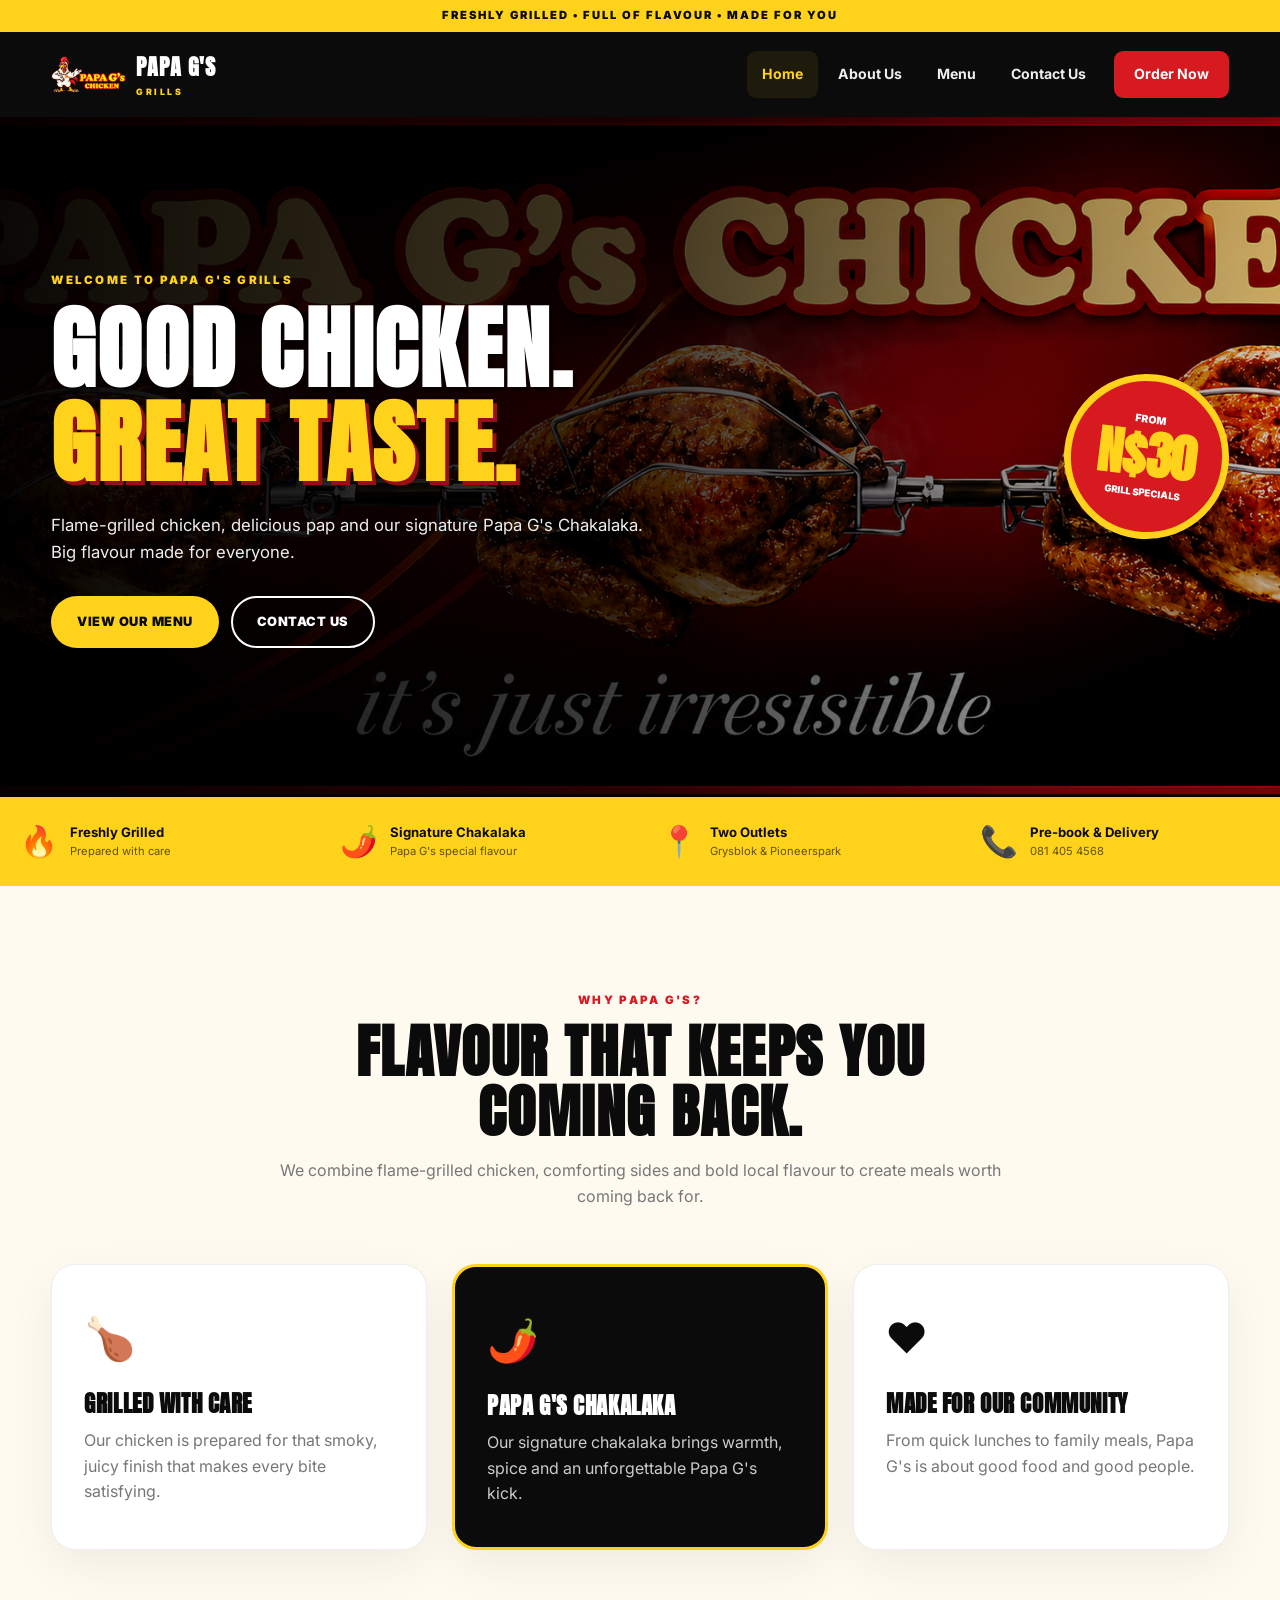
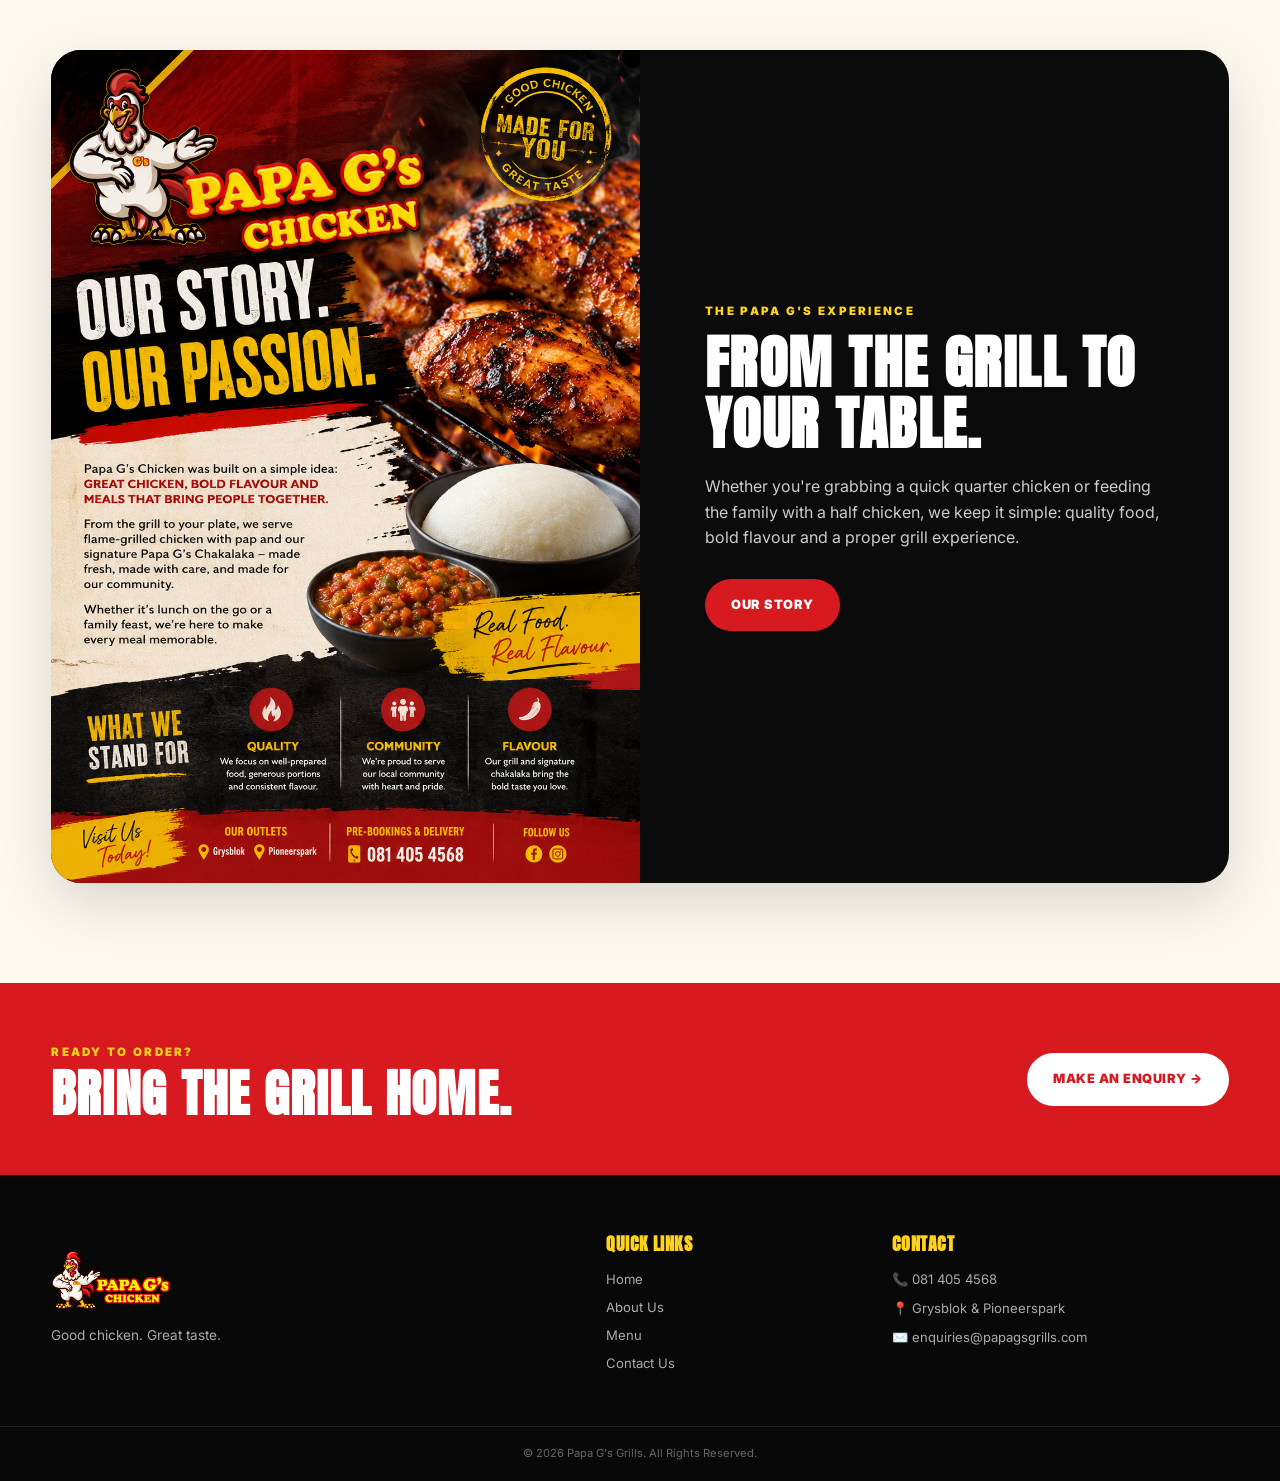
<file: index.html>
<!DOCTYPE html>
<html lang="en">

<head>
    <meta charset="UTF-8">
    <meta name="viewport" content="width=device-width, initial-scale=1.0">

    <title>Papa G's Grills | Home</title>

    <meta
        name="description"
        content="Papa G's Grills - delicious grilled chicken, pap and our signature Papa G's Chakalaka."
    >

    <link rel="preconnect" href="https://fonts.googleapis.com">
    <link rel="preconnect" href="https://fonts.gstatic.com" crossorigin>

    <link
        href="https://fonts.googleapis.com/css2?family=Anton&family=Inter:wght@400;500;600;700;800;900&display=swap"
        rel="stylesheet"
    >

    <link rel="stylesheet" href="style.css">
</head>

<body>

<!-- ================= HEADER ================= -->

<header class="header">

    <div class="top-bar">
        FRESHLY GRILLED • FULL OF FLAVOUR • MADE FOR YOU
    </div>

    <nav class="navbar">

        <a href="Papa G's Webpage.html" class="logo">

            <img
                src="Papa G's Logo.png"
                alt="Papa G's Chicken Logo"
            >

            <div class="logo-text">
                <strong>PAPA G'S</strong>
                <span>GRILLS</span>
            </div>

        </a>


        <button
            class="menu-toggle"
            id="menuToggle"
            aria-label="Open navigation"
        >
            ☰
        </button>


        <div class="nav-links" id="navLinks">

            <a href="Papa G's Webpage.html" class="active">
                Home
            </a>

            <a href="Papa G's About us.html">
                About Us
            </a>

            <a href="Papa G's Menu.html">
                Menu
            </a>

            <a href="Papa G's Contact us.html">
                Contact Us
            </a>

            <a href="Papa G's Contact us.html" class="nav-button">
                Order Now
            </a>

        </div>

    </nav>

</header>


<!-- ================= HERO ================= -->

<section class="hero">

    <div class="hero-overlay"></div>

    <div class="hero-content">

        <div class="hero-text">

            <span class="eyebrow">
                WELCOME TO PAPA G'S GRILLS
            </span>

            <h1>
                GOOD CHICKEN.
                <span>GREAT TASTE.</span>
            </h1>

            <p>
                Flame-grilled chicken, delicious pap and our
                signature Papa G's Chakalaka.
                Big flavour made for everyone.
            </p>

            <div class="hero-buttons">

                <a href="Papa G's Menu.html" class="btn btn-yellow">
                    VIEW OUR MENU
                </a>

                <a href="Papa G's Contact us.html" class="btn btn-outline">
                    CONTACT US
                </a>

            </div>

        </div>


        <div class="price-badge">

            <small>FROM</small>

            <strong>N$30</strong>

            <span>GRILL SPECIALS</span>

        </div>

    </div>

</section>


<!-- ================= QUICK INFO ================= -->

<section class="quick-info">

    <div class="quick-item">

        <div class="quick-icon">
            🔥
        </div>

        <div>
            <strong>Freshly Grilled</strong>
            <span>Prepared with care</span>
        </div>

    </div>


    <div class="quick-item">

        <div class="quick-icon">
            🌶️
        </div>

        <div>
            <strong>Signature Chakalaka</strong>
            <span>Papa G's special flavour</span>
        </div>

    </div>


    <div class="quick-item">

        <div class="quick-icon">
            📍
        </div>

        <div>
            <strong>Two Outlets</strong>
            <span>Grysblok & Pioneerspark</span>
        </div>

    </div>


    <div class="quick-item">

        <div class="quick-icon">
            📞
        </div>

        <div>
            <strong>Pre-book & Delivery</strong>
            <span>081 405 4568</span>
        </div>

    </div>

</section>


<!-- ================= INTRO ================= -->

<section class="section">

    <div class="section-heading">

        <span class="eyebrow">
            WHY PAPA G'S?
        </span>

        <h2>
            FLAVOUR THAT KEEPS
            YOU COMING BACK.
        </h2>

        <p>
            We combine flame-grilled chicken,
            comforting sides and bold local flavour
            to create meals worth coming back for.
        </p>

    </div>


    <div class="features">

        <article class="feature-card">

            <div class="feature-icon">
                🍗
            </div>

            <h3>
                GRILLED WITH CARE
            </h3>

            <p>
                Our chicken is prepared for that
                smoky, juicy finish that makes every
                bite satisfying.
            </p>

        </article>


        <article class="feature-card feature-highlight">

            <div class="feature-icon">
                🌶️
            </div>

            <h3>
                PAPA G'S CHAKALAKA
            </h3>

            <p>
                Our signature chakalaka brings
                warmth, spice and an unforgettable
                Papa G's kick.
            </p>

        </article>


        <article class="feature-card">

            <div class="feature-icon">
                ❤️
            </div>

            <h3>
                MADE FOR OUR COMMUNITY
            </h3>

            <p>
                From quick lunches to family meals,
                Papa G's is about good food and
                good people.
            </p>

        </article>

    </div>

</section>


<!-- ================= PROMO ================= -->

<section class="home-promo">

    <div class="promo-image">

        <img
            src="Papa G's AU img.png"
            alt="Papa G's grilled chicken"
        >

    </div>


    <div class="promo-content">

        <span class="eyebrow">
            THE PAPA G'S EXPERIENCE
        </span>

        <h2>
            FROM THE GRILL
            TO YOUR TABLE.
        </h2>

        <p>
            Whether you're grabbing a quick quarter
            chicken or feeding the family with a
            half chicken, we keep it simple:
            quality food, bold flavour and a proper
            grill experience.
        </p>

        <a href="Papa G's About us.html" class="btn btn-red">
            OUR STORY
        </a>

    </div>

</section>


<!-- ================= CTA ================= -->

<section class="cta">

    <div class="cta-inner">

        <div>

            <span class="eyebrow">
                READY TO ORDER?
            </span>

            <h2>
                BRING THE GRILL HOME.
            </h2>

        </div>

        <a href="Papa G's Contact us.html" class="btn btn-white">
            MAKE AN ENQUIRY →
        </a>

    </div>

</section>


<!-- ================= FOOTER ================= -->

<footer class="footer">

    <div class="footer-content">

        <div class="footer-brand">

            <img
                src="Papa G's Logo.png"
                alt="Papa G's Logo"
            >

            <p>
                Good chicken.
                Great taste.
            </p>

        </div>


        <div class="footer-column">

            <h3>QUICK LINKS</h3>

            <a href="Papa G's Webpage.html">Home</a>
            <a href="Papa G's About us.html">About Us</a>
            <a href="Papa G's Menu.html">Menu</a>
            <a href="Papa G's Contact us.html">Contact Us</a>

        </div>


        <div class="footer-column">

            <h3>CONTACT</h3>

            <p>📞 081 405 4568</p>
            <p>📍 Grysblok & Pioneerspark</p>
            <p>✉️ enquiries@papagsgrills.com</p>

        </div>

    </div>


    <div class="copyright">

        © 2026 Papa G's Grills.
        All Rights Reserved.

    </div>

</footer>


<script src="script.js"></script>

</body>
</html>
</file>
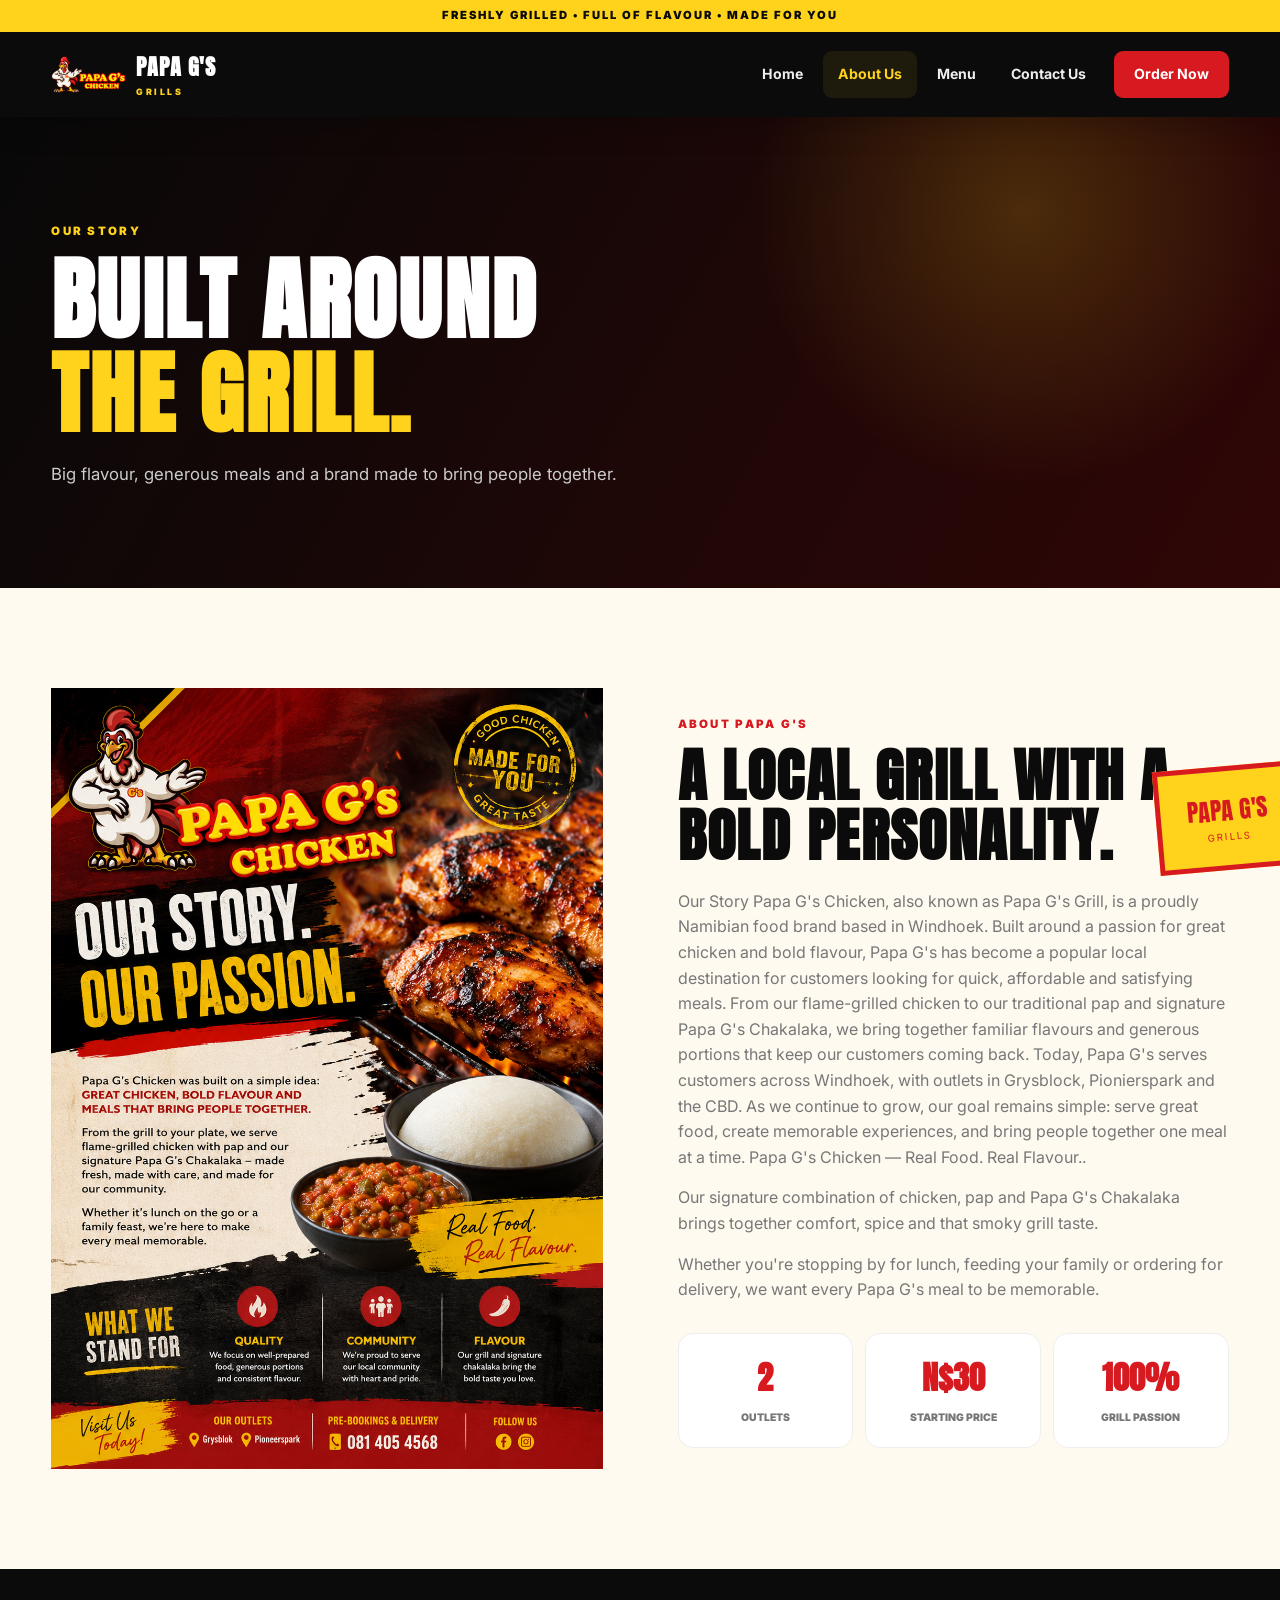
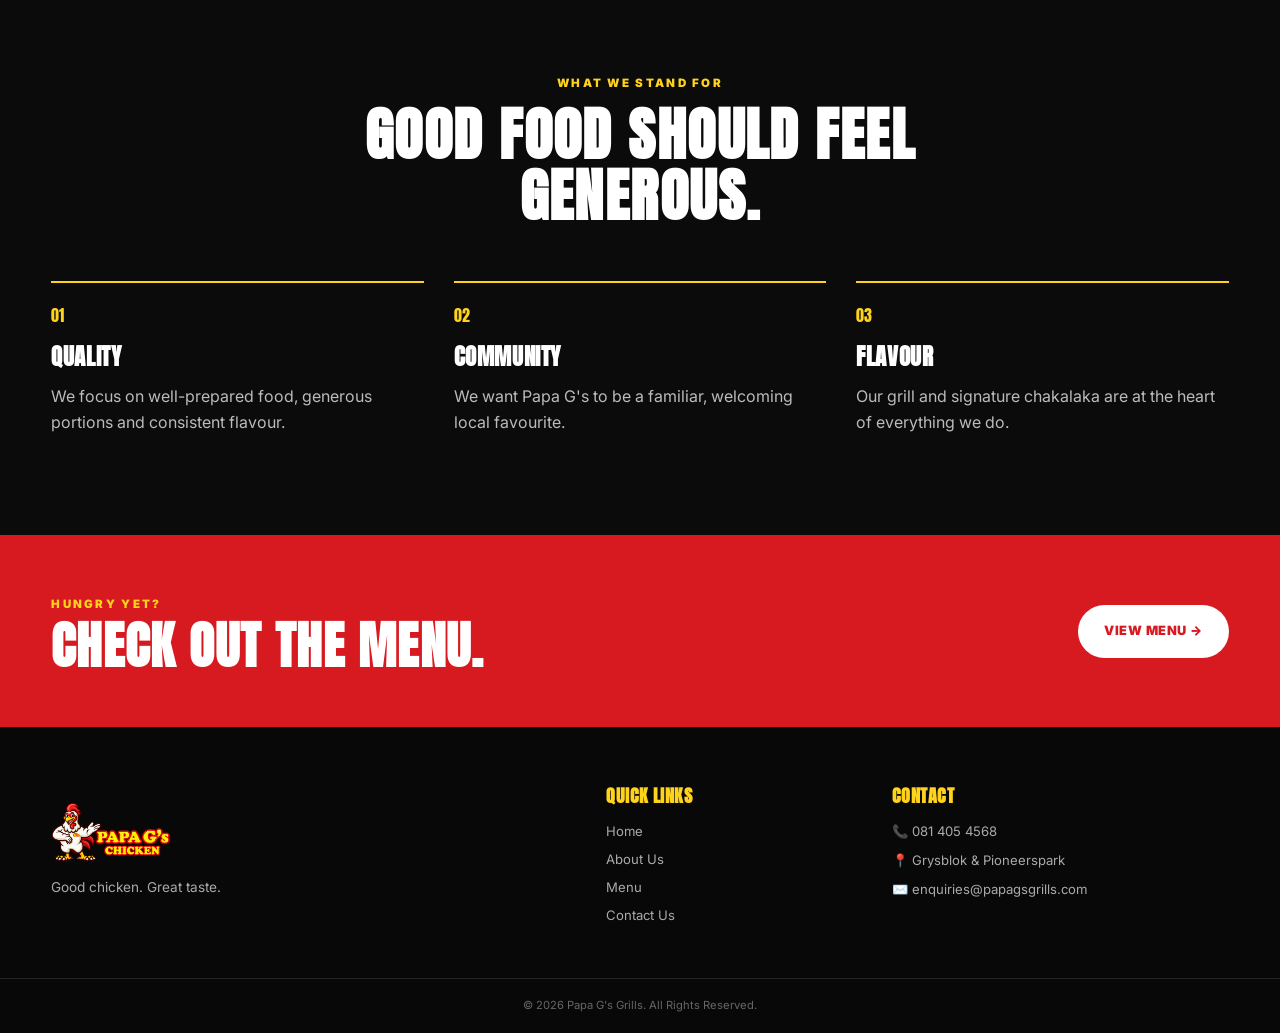
<file: about.html>
<!DOCTYPE html>
<html lang="en">

<head>

    <meta charset="UTF-8">

    <meta
        name="viewport"
        content="width=device-width, initial-scale=1.0"
    >

    <title>Papa G's Grills | About Us</title>

    <link
        href="https://fonts.googleapis.com/css2?family=Anton&family=Inter:wght@400;500;600;700;800;900&display=swap"
        rel="stylesheet"
    >

    <link rel="stylesheet" href="style.css">

</head>

<body>


<header class="header">

    <div class="top-bar">
        FRESHLY GRILLED • FULL OF FLAVOUR • MADE FOR YOU
    </div>

    <nav class="navbar">

        <a href="Papa G's Webpage.html" class="logo">

            <img
                src="Papa G's Logo.png"
                alt="Papa G's Chicken Logo"
            >

            <div class="logo-text">
                <strong>PAPA G'S</strong>
                <span>GRILLS</span>
            </div>

        </a>


        <button class="menu-toggle" id="menuToggle">
            ☰
        </button>


        <div class="nav-links" id="navLinks">

            <a href="Papa G's Webpage.html">
                Home
            </a>

            <a href="Papa G's About us.html" class="active">
                About Us
            </a>

            <a href="Papa G's Menu.html">
                Menu
            </a>

            <a href="Papa G's Contact us.html">
                Contact Us
            </a>

            <a href="Papa G's Contact us.html" class="nav-button">
                Order Now
            </a>

        </div>

    </nav>

</header>


<!-- PAGE HERO -->

<section class="page-hero">

    <div class="page-hero-inner">

        <span class="eyebrow">
            OUR STORY
        </span>

        <h1>
            BUILT AROUND
            <span>THE GRILL.</span>
        </h1>

        <p>
            Big flavour, generous meals and a brand
            made to bring people together.
        </p>

    </div>

</section>


<!-- ABOUT -->

<section class="section about-section">

    <div class="a">

        <img
            src="Papa G's AU img.png"
            alt="Grilled chicken"
        >

        <div class="stamp">

            PAPA G'S

            <small>
                GRILLS
            </small>

        </div>

    </div>


    <div class="about-text">

        <span class="eyebrow">
            ABOUT PAPA G'S
        </span>

        <h2>
            A LOCAL GRILL
            WITH A BOLD PERSONALITY.
        </h2>

        <p>
            Our Story

Papa G's Chicken, also known as Papa G's Grill, is a proudly Namibian food brand based in Windhoek.

Built around a passion for great chicken and bold flavour, Papa G's has become a popular local destination for customers looking for quick, affordable and satisfying meals.

From our flame-grilled chicken to our traditional pap and signature Papa G's Chakalaka, we bring together familiar flavours and generous portions that keep our customers coming back.

Today, Papa G's serves customers across Windhoek, with outlets in Grysblock, Pionierspark and the CBD. As we continue to grow, our goal remains simple: serve great food, create memorable experiences, and bring people together one meal at a time.

Papa G's Chicken — Real Food. Real Flavour..

        </p>

        <p>
            Our signature combination of chicken,
            pap and Papa G's Chakalaka brings
            together comfort, spice and that
            smoky grill taste.
        </p>

        <p>
            Whether you're stopping by for lunch,
            feeding your family or ordering for
            delivery, we want every Papa G's meal
            to be memorable.
        </p>


        <div class="stats">

            <div>
                <strong>2</strong>
                <span>OUTLETS</span>
            </div>

            <div>
                <strong>N$30</strong>
                <span>STARTING PRICE</span>
            </div>

            <div>
                <strong>100%</strong>
                <span>GRILL PASSION</span>
            </div>

        </div>

    </div>

</section>


<!-- VALUES -->

<section class="values">

    <div class="section-heading light">

        <span class="eyebrow">
            WHAT WE STAND FOR
        </span>

        <h2>
            GOOD FOOD SHOULD
            FEEL GENEROUS.
        </h2>

    </div>


    <div class="values-grid">

        <div class="value">

            <span>01</span>

            <h3>
                QUALITY
            </h3>

            <p>
                We focus on well-prepared food,
                generous portions and consistent
                flavour.
            </p>

        </div>


        <div class="value">

            <span>02</span>

            <h3>
                COMMUNITY
            </h3>

            <p>
                We want Papa G's to be a familiar,
                welcoming local favourite.
            </p>

        </div>


        <div class="value">

            <span>03</span>

            <h3>
                FLAVOUR
            </h3>

            <p>
                Our grill and signature chakalaka
                are at the heart of everything we do.
            </p>

        </div>

    </div>

</section>


<!-- CTA -->

<section class="cta">

    <div class="cta-inner">

        <div>

            <span class="eyebrow">
                HUNGRY YET?
            </span>

            <h2>
                CHECK OUT THE MENU.
            </h2>

        </div>

        <a href="Papa G's Menu.html" class="btn btn-white">
            VIEW MENU →
        </a>

    </div>

</section>


<footer class="footer">

    <div class="footer-content">

        <div class="footer-brand">

            <img
                src="Papa G's Logo.png"
                alt="Papa G's Logo"
            >

            <p>
                Good chicken.
                Great taste.
            </p>

        </div>


        <div class="footer-column">

            <h3>QUICK LINKS</h3>

            <a href="Papa G's Webpage.html">Home</a>
            <a href="Papa G's About us.html">About Us</a>
            <a href="Papa G's Menu.html">Menu</a>
            <a href="Papa G's Contact us.html">Contact Us</a>

        </div>


        <div class="footer-column">

            <h3>CONTACT</h3>

            <p>📞 081 405 4568</p>
            <p>📍 Grysblok & Pioneerspark</p>
            <p>✉️ enquiries@papagsgrills.com</p>

        </div>

    </div>


    <div class="copyright">
        © 2026 Papa G's Grills. All Rights Reserved.
    </div>

</footer>


<script src="script.js"></script>

</body>
</html>
</file>
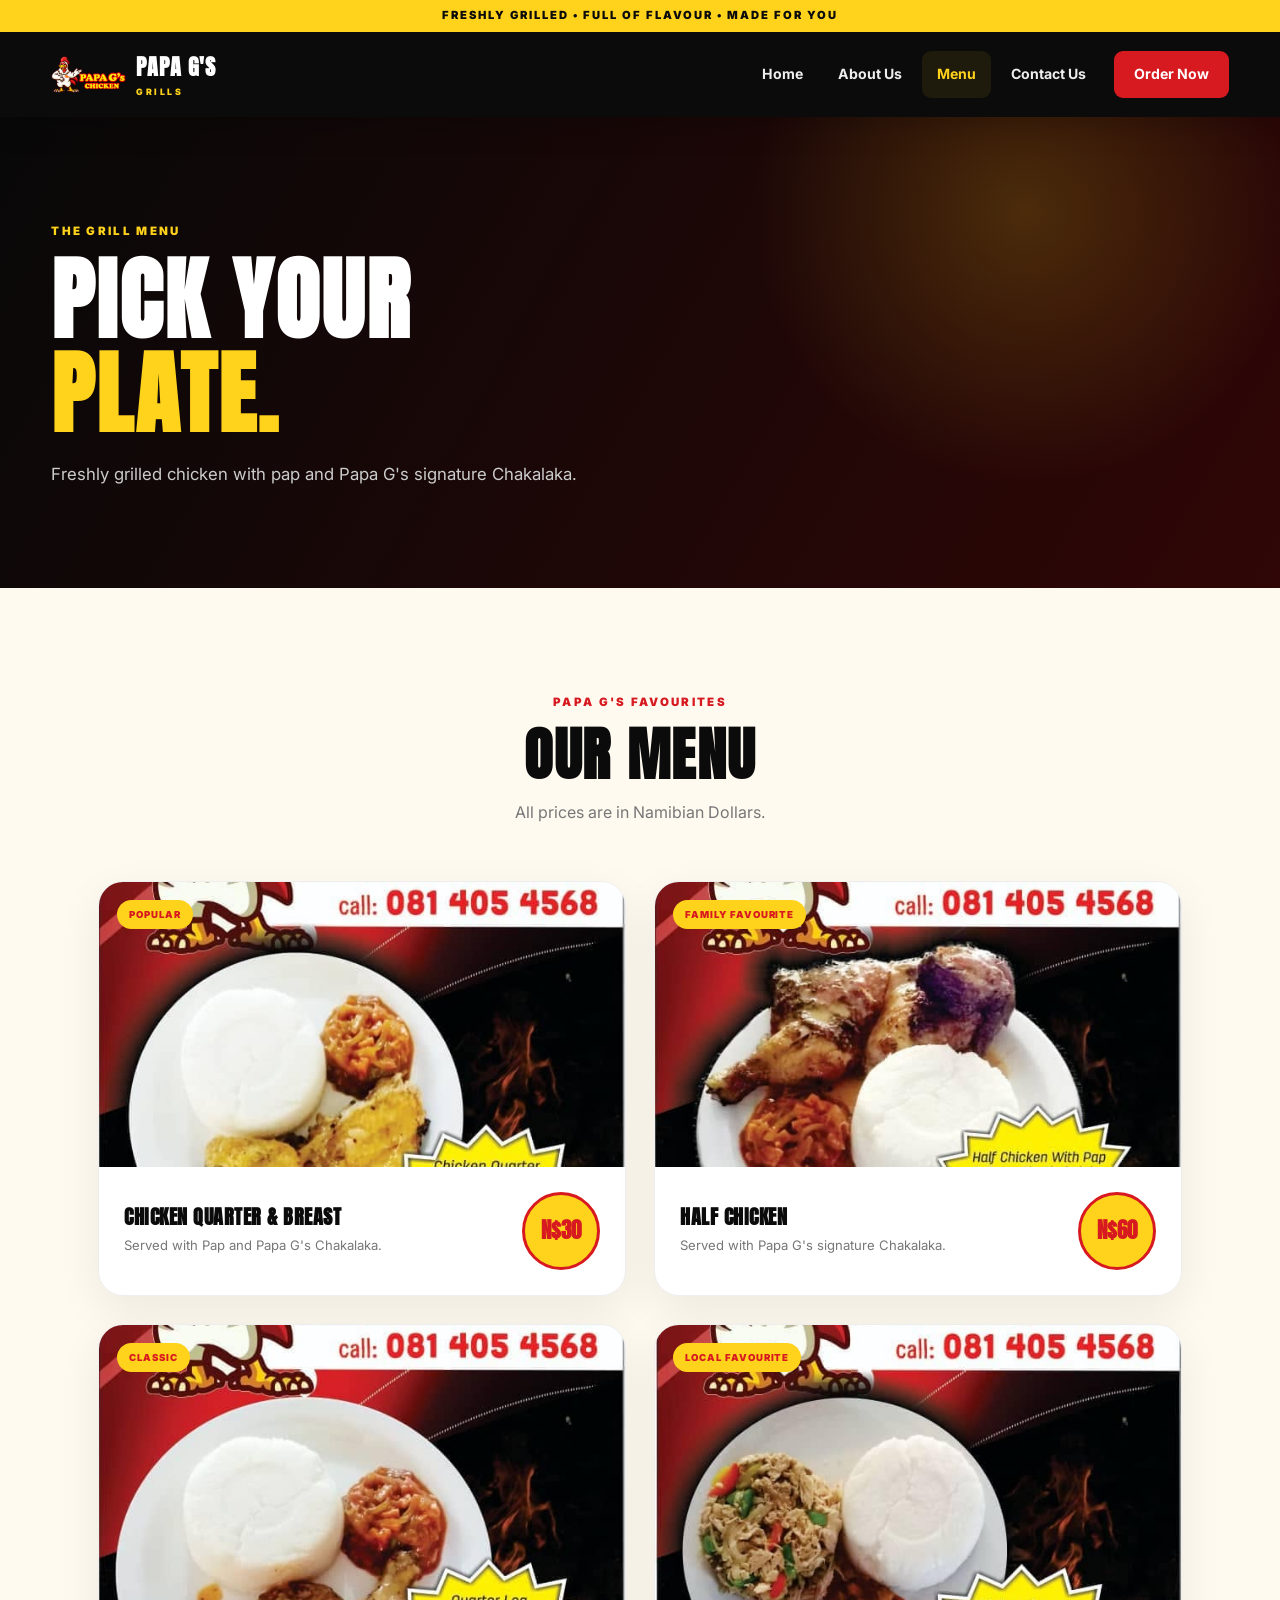
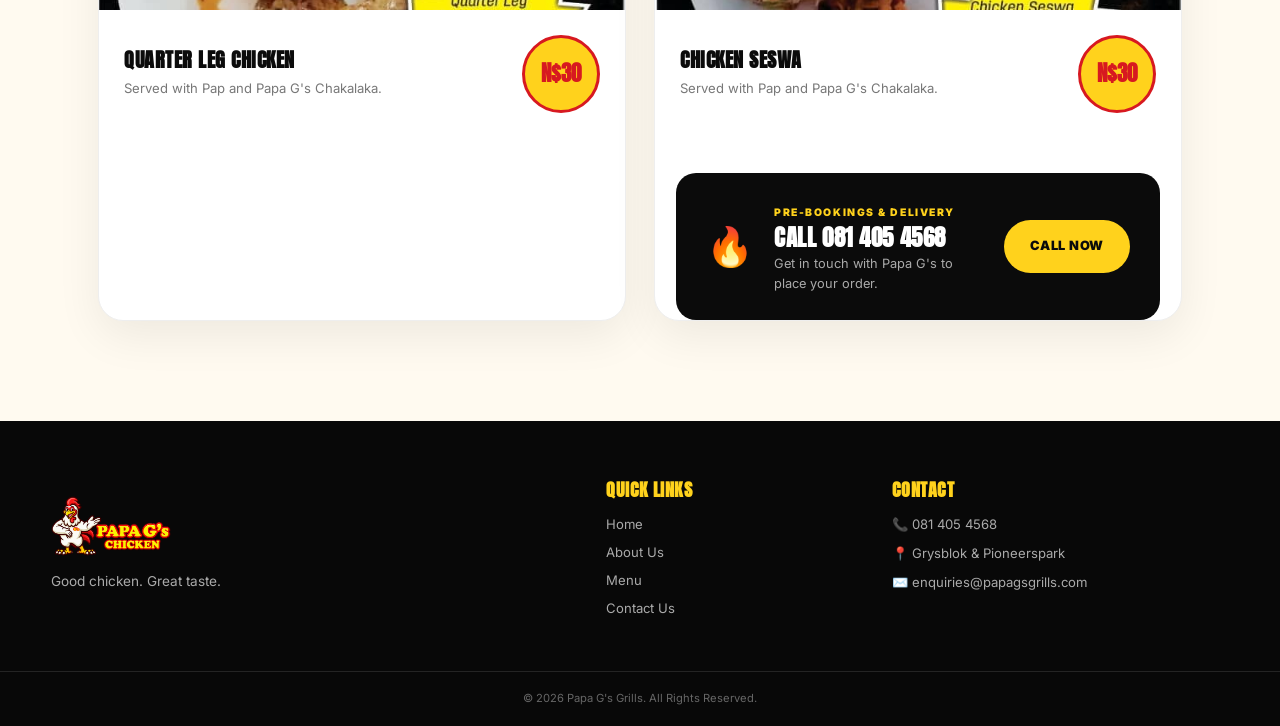
<file: menu.html>
<!DOCTYPE html>
<html lang="en">

<head>

    <meta charset="UTF-8">

    <meta
        name="viewport"
        content="width=device-width, initial-scale=1.0"
    >

    <title>Papa G's Grills | Menu</title>

    <link
        href="https://fonts.googleapis.com/css2?family=Anton&family=Inter:wght@400;500;600;700;800;900&display=swap"
        rel="stylesheet"
    >

    <link rel="stylesheet" href="style.css">

</head>

<body>


<header class="header">

    <div class="top-bar">
        FRESHLY GRILLED • FULL OF FLAVOUR • MADE FOR YOU
    </div>

    <nav class="navbar">

        <a href="Papa G's Webpage.html" class="logo">

            <img
                src="Papa G's Logo.png"
                alt="Papa G's Chicken Logo"
            >

            <div class="logo-text">

                <strong>PAPA G'S</strong>

                <span>
                    GRILLS
                </span>

            </div>

        </a>


        <button
            class="menu-toggle"
            id="menuToggle"
        >
            ☰
        </button>


        <div
            class="nav-links"
            id="navLinks"
        >

            <a href="Papa G's Webpage.html">
                Home
            </a>

            <a href="Papa G's About us.html">
                About Us
            </a>

            <a href="Papa G's Menu.html" class="active">
                Menu
            </a>

            <a href="Papa G's Contact us.html">
                Contact Us
            </a>

            <a href="Papa G's Contact us.html" class="nav-button">
                Order Now
            </a>

        </div>

    </nav>

</header>


<!-- PAGE HERO -->

<section class="page-hero menu-page-hero">

    <div class="page-hero-inner">

        <span class="eyebrow">
            THE GRILL MENU
        </span>

        <h1>
            PICK YOUR
            <span>PLATE.</span>
        </h1>

        <p>
            Freshly grilled chicken with pap and
            Papa G's signature Chakalaka.
        </p>

    </div>

</section>


<!-- MENU -->

<section class="section">

    <div class="section-heading">

        <span class="eyebrow">
            PAPA G'S FAVOURITES
        </span>

        <h2>
            OUR MENU
        </h2>

        <p>
            All prices are in Namibian Dollars.
        </p>

    </div>


    <div class="menu-grid">


        <!-- ITEM 1 -->

        <article class="menu-card">

            <div class="menu-image">

                <img
                    src="Papa G's CQB.jpg"
                    alt="Chicken Quarter and Breast"
                >

                <span class="menu-label">
                    POPULAR
                </span>

            </div>


            <div class="menu-content">

                <div>

                    <h3>
                        CHICKEN QUARTER & BREAST
                    </h3>

                    <p>
                        Served with Pap and
                        Papa G's Chakalaka.
                    </p>

                </div>

                <strong class="price">
                    N$30
                </strong>

            </div>

        </article>


        <!-- ITEM 2 -->

        <article class="menu-card">

            <div class="menu-image">

                <img
                    src="Papa G's HCP.jpg"
                    alt="Half Chicken"
                >

                <span class="menu-label">
                    FAMILY FAVOURITE
                </span>

            </div>


            <div class="menu-content">

                <div>

                    <h3>
                        HALF CHICKEN
                    </h3>

                    <p>
                        Served with Papa G's
                        signature Chakalaka.
                    </p>

                </div>

                <strong class="price">
                    N$60
                </strong>

            </div>

        </article>


        <!-- ITEM 3 -->

        <article class="menu-card">

            <div class="menu-image">

                <img
                    src="Papa G's QLP.jpg"
                    alt="Quarter Leg Chicken"
                >

                <span class="menu-label">
                    CLASSIC
                </span>

            </div>


            <div class="menu-content">

                <div>

                    <h3>
                        QUARTER LEG CHICKEN
                    </h3>

                    <p>
                        Served with Pap and
                        Papa G's Chakalaka.
                    </p>

                </div>

                <strong class="price">
                    N$30
                </strong>

            </div>

        </article>


        <!-- ITEM 4 -->

        <article class="menu-card">

            <div class="menu-image">

                <img
                    src="Papa G's CSP.jpg"
                    alt="Chicken Seswa"
                >

                <span class="menu-label">
                    LOCAL FAVOURITE
                </span>

            </div>


            <div class="menu-content">

                <div>

                    <h3>
                        CHICKEN SESWA
                    </h3>

                    <p>
                        Served with Pap and
                        Papa G's Chakalaka.
                    </p>

                </div>

                <strong class="price">
                    N$30
                </strong>

            </div>


    <!-- ORDER BOX -->

    <div class="order-box">

        <div class="order-icon">
            🔥
        </div>

        <div>

            <span>
                PRE-BOOKINGS & DELIVERY
            </span>

            <h3>
                CALL 081 405 4568
            </h3>

            <p>
                Get in touch with Papa G's
                to place your order.
            </p>

        </div>

        <a
            href="tel:0814054568"
            class="btn btn-yellow"
        >
            CALL NOW
        </a>

    </div>

</section>


<footer class="footer">

    <div class="footer-content">

        <div class="footer-brand">

            <img
                src="Papa G's Logo.png"
                alt="Papa G's Logo"
            >

            <p>
                Good chicken.
                Great taste.
            </p>

        </div>


        <div class="footer-column">

            <h3>QUICK LINKS</h3>

            <a href="Papa G's Webpage.html">Home</a>
            <a href="Papa G's About us.html">About Us</a>
            <a href="Papa G's Menu.html">Menu</a>
            <a href="Papa G's Contact us.html">Contact Us</a>

        </div>


        <div class="footer-column">

            <h3>CONTACT</h3>

            <p>📞 081 405 4568</p>
            <p>📍 Grysblok & Pioneerspark</p>
            <p>✉️ enquiries@papagsgrills.com</p>

        </div>

    </div>


    <div class="copyright">

        © 2026 Papa G's Grills.
        All Rights Reserved.

    </div>

</footer>


<script src="script.js"></script>

</body>
</html>
</file>
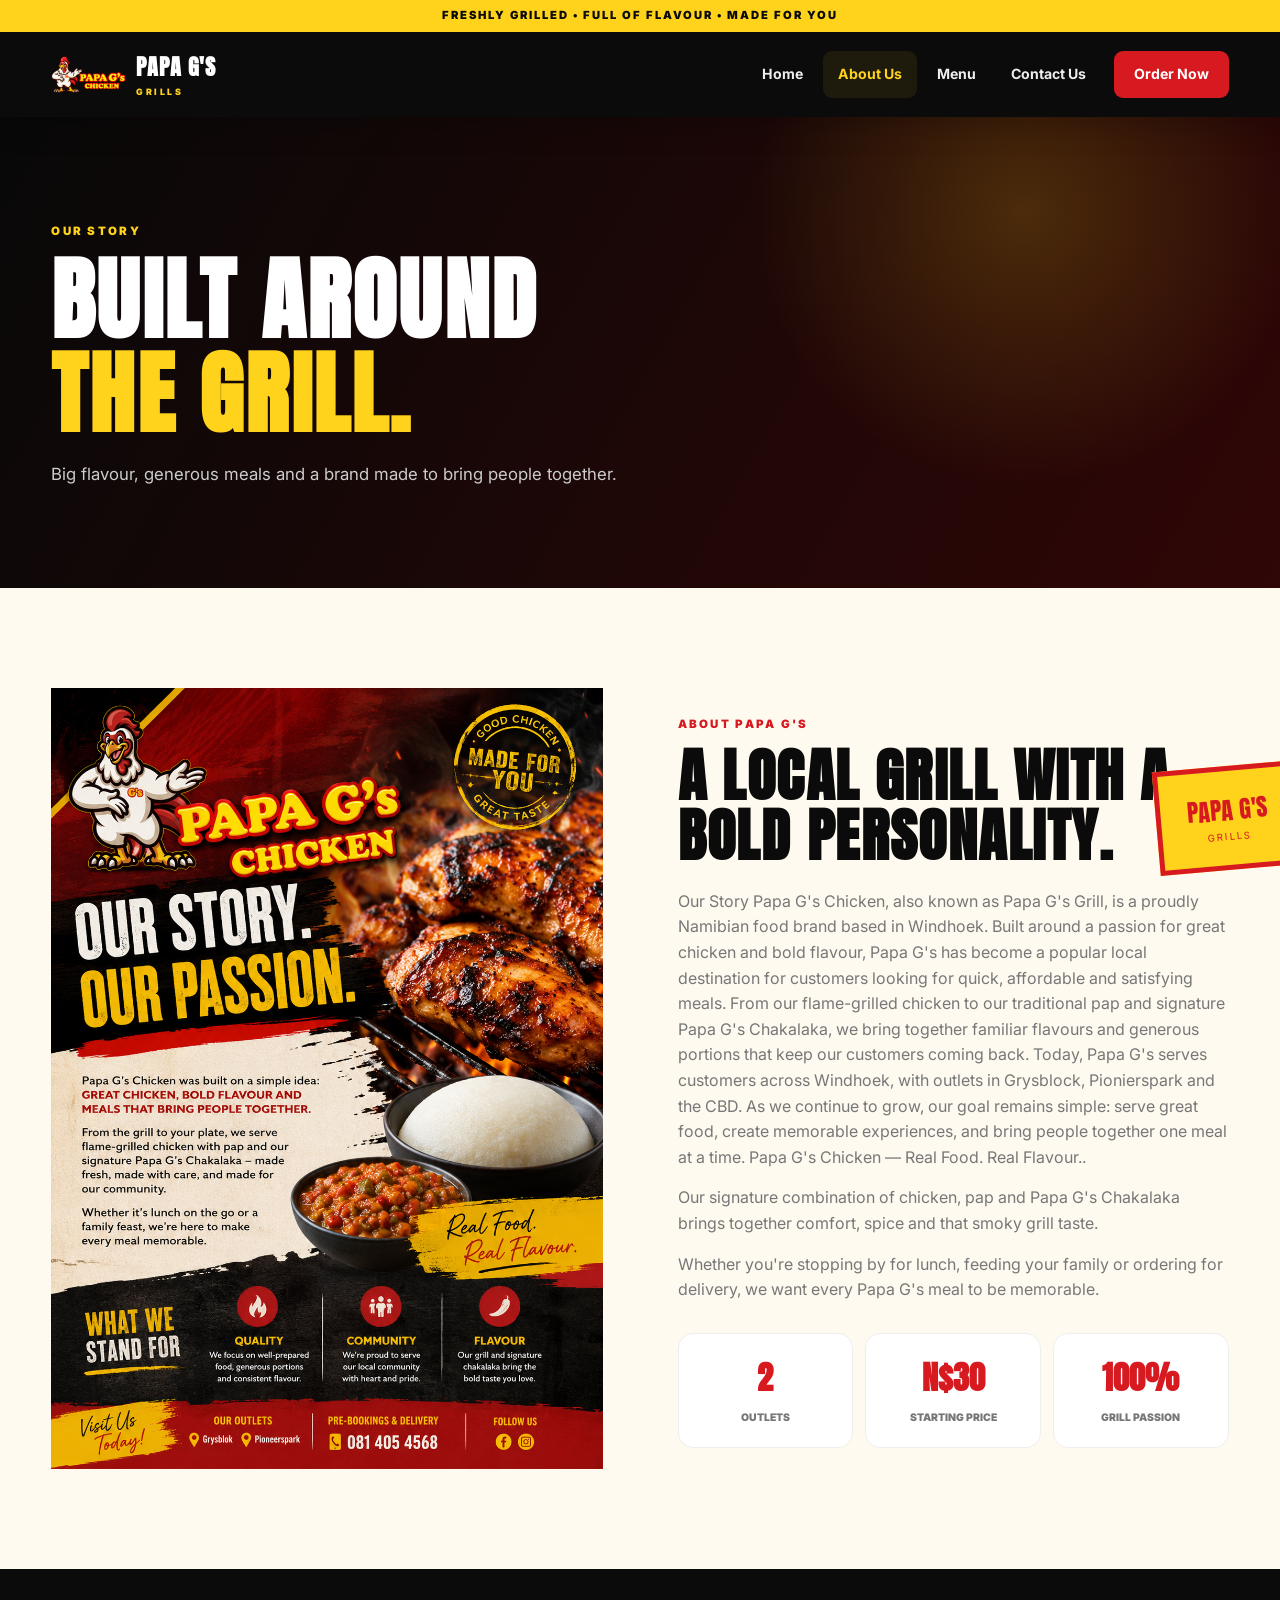
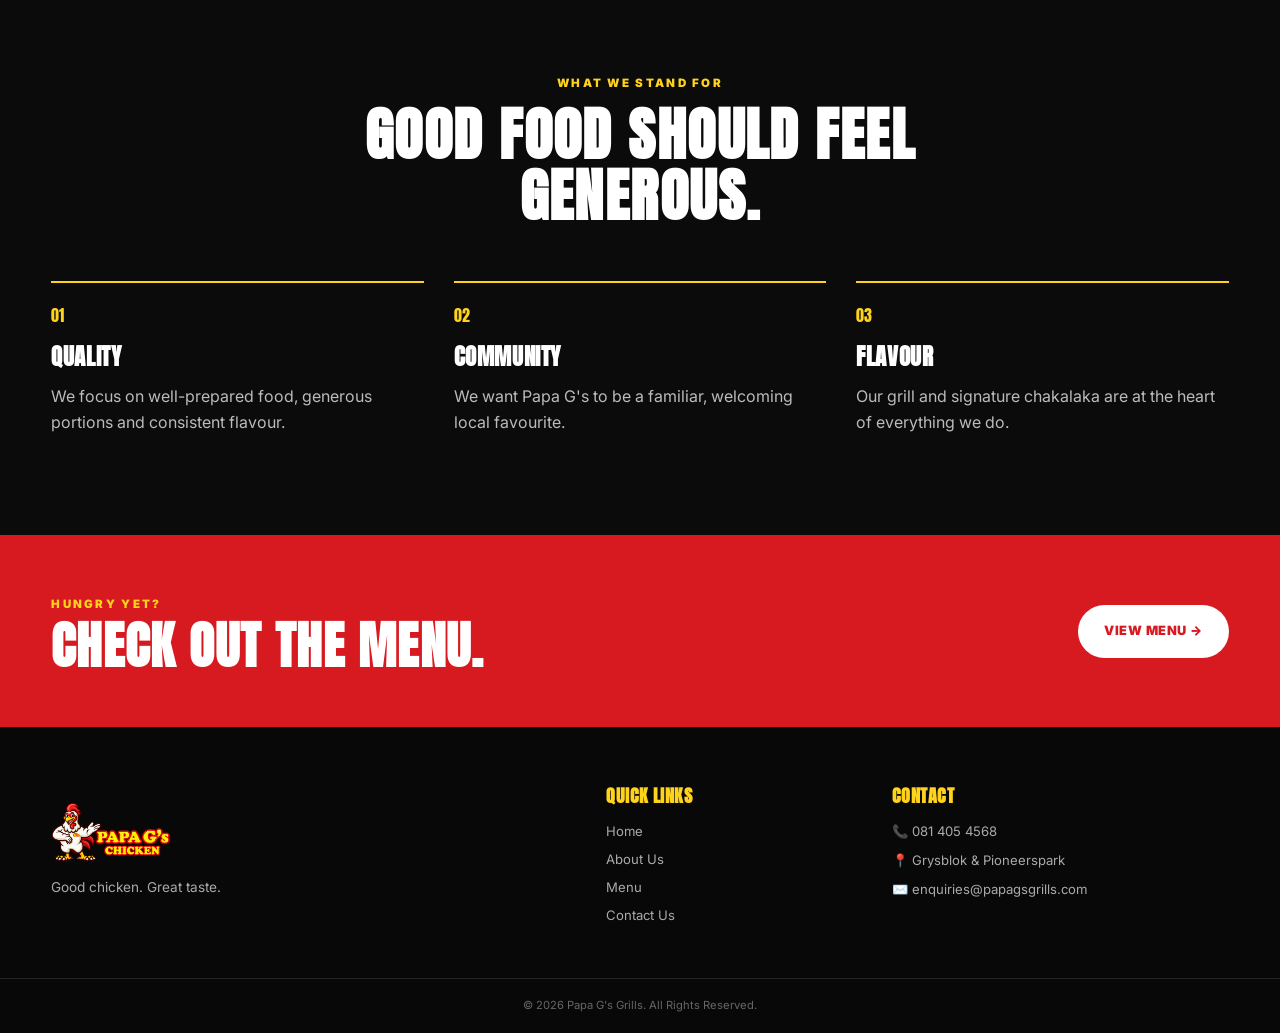
<file: Papa G's About us.html>
<!DOCTYPE html>
<html lang="en">

<head>

    <meta charset="UTF-8">

    <meta
        name="viewport"
        content="width=device-width, initial-scale=1.0"
    >

    <title>Papa G's Grills | About Us</title>

    <link
        href="https://fonts.googleapis.com/css2?family=Anton&family=Inter:wght@400;500;600;700;800;900&display=swap"
        rel="stylesheet"
    >

    <link rel="stylesheet" href="style.css">

</head>

<body>


<header class="header">

    <div class="top-bar">
        FRESHLY GRILLED • FULL OF FLAVOUR • MADE FOR YOU
    </div>

    <nav class="navbar">

        <a href="Papa G's Webpage.html" class="logo">

            <img
                src="Papa G's Logo.png"
                alt="Papa G's Chicken Logo"
            >

            <div class="logo-text">
                <strong>PAPA G'S</strong>
                <span>GRILLS</span>
            </div>

        </a>


        <button class="menu-toggle" id="menuToggle">
            ☰
        </button>


        <div class="nav-links" id="navLinks">

            <a href="Papa G's Webpage.html">
                Home
            </a>

            <a href="Papa G's About us.html" class="active">
                About Us
            </a>

            <a href="Papa G's Menu.html">
                Menu
            </a>

            <a href="Papa G's Contact us.html">
                Contact Us
            </a>

            <a href="Papa G's Contact us.html" class="nav-button">
                Order Now
            </a>

        </div>

    </nav>

</header>


<!-- PAGE HERO -->

<section class="page-hero">

    <div class="page-hero-inner">

        <span class="eyebrow">
            OUR STORY
        </span>

        <h1>
            BUILT AROUND
            <span>THE GRILL.</span>
        </h1>

        <p>
            Big flavour, generous meals and a brand
            made to bring people together.
        </p>

    </div>

</section>


<!-- ABOUT -->

<section class="section about-section">

    <div class="a">

        <img
            src="Papa G's AU img.png"
            alt="Grilled chicken"
        >

        <div class="stamp">

            PAPA G'S

            <small>
                GRILLS
            </small>

        </div>

    </div>


    <div class="about-text">

        <span class="eyebrow">
            ABOUT PAPA G'S
        </span>

        <h2>
            A LOCAL GRILL
            WITH A BOLD PERSONALITY.
        </h2>

        <p>
            Our Story

Papa G's Chicken, also known as Papa G's Grill, is a proudly Namibian food brand based in Windhoek.

Built around a passion for great chicken and bold flavour, Papa G's has become a popular local destination for customers looking for quick, affordable and satisfying meals.

From our flame-grilled chicken to our traditional pap and signature Papa G's Chakalaka, we bring together familiar flavours and generous portions that keep our customers coming back.

Today, Papa G's serves customers across Windhoek, with outlets in Grysblock, Pionierspark and the CBD. As we continue to grow, our goal remains simple: serve great food, create memorable experiences, and bring people together one meal at a time.

Papa G's Chicken — Real Food. Real Flavour..

        </p>

        <p>
            Our signature combination of chicken,
            pap and Papa G's Chakalaka brings
            together comfort, spice and that
            smoky grill taste.
        </p>

        <p>
            Whether you're stopping by for lunch,
            feeding your family or ordering for
            delivery, we want every Papa G's meal
            to be memorable.
        </p>


        <div class="stats">

            <div>
                <strong>2</strong>
                <span>OUTLETS</span>
            </div>

            <div>
                <strong>N$30</strong>
                <span>STARTING PRICE</span>
            </div>

            <div>
                <strong>100%</strong>
                <span>GRILL PASSION</span>
            </div>

        </div>

    </div>

</section>


<!-- VALUES -->

<section class="values">

    <div class="section-heading light">

        <span class="eyebrow">
            WHAT WE STAND FOR
        </span>

        <h2>
            GOOD FOOD SHOULD
            FEEL GENEROUS.
        </h2>

    </div>


    <div class="values-grid">

        <div class="value">

            <span>01</span>

            <h3>
                QUALITY
            </h3>

            <p>
                We focus on well-prepared food,
                generous portions and consistent
                flavour.
            </p>

        </div>


        <div class="value">

            <span>02</span>

            <h3>
                COMMUNITY
            </h3>

            <p>
                We want Papa G's to be a familiar,
                welcoming local favourite.
            </p>

        </div>


        <div class="value">

            <span>03</span>

            <h3>
                FLAVOUR
            </h3>

            <p>
                Our grill and signature chakalaka
                are at the heart of everything we do.
            </p>

        </div>

    </div>

</section>


<!-- CTA -->

<section class="cta">

    <div class="cta-inner">

        <div>

            <span class="eyebrow">
                HUNGRY YET?
            </span>

            <h2>
                CHECK OUT THE MENU.
            </h2>

        </div>

        <a href="Papa G's Menu.html" class="btn btn-white">
            VIEW MENU →
        </a>

    </div>

</section>


<footer class="footer">

    <div class="footer-content">

        <div class="footer-brand">

            <img
                src="Papa G's Logo.png"
                alt="Papa G's Logo"
            >

            <p>
                Good chicken.
                Great taste.
            </p>

        </div>


        <div class="footer-column">

            <h3>QUICK LINKS</h3>

            <a href="Papa G's Webpage.html">Home</a>
            <a href="Papa G's About us.html">About Us</a>
            <a href="Papa G's Menu.html">Menu</a>
            <a href="Papa G's Contact us.html">Contact Us</a>

        </div>


        <div class="footer-column">

            <h3>CONTACT</h3>

            <p>📞 081 405 4568</p>
            <p>📍 Grysblok & Pioneerspark</p>
            <p>✉️ enquiries@papagsgrills.com</p>

        </div>

    </div>


    <div class="copyright">
        © 2026 Papa G's Grills. All Rights Reserved.
    </div>

</footer>


<script src="script.js"></script>

</body>
</html>
</file>
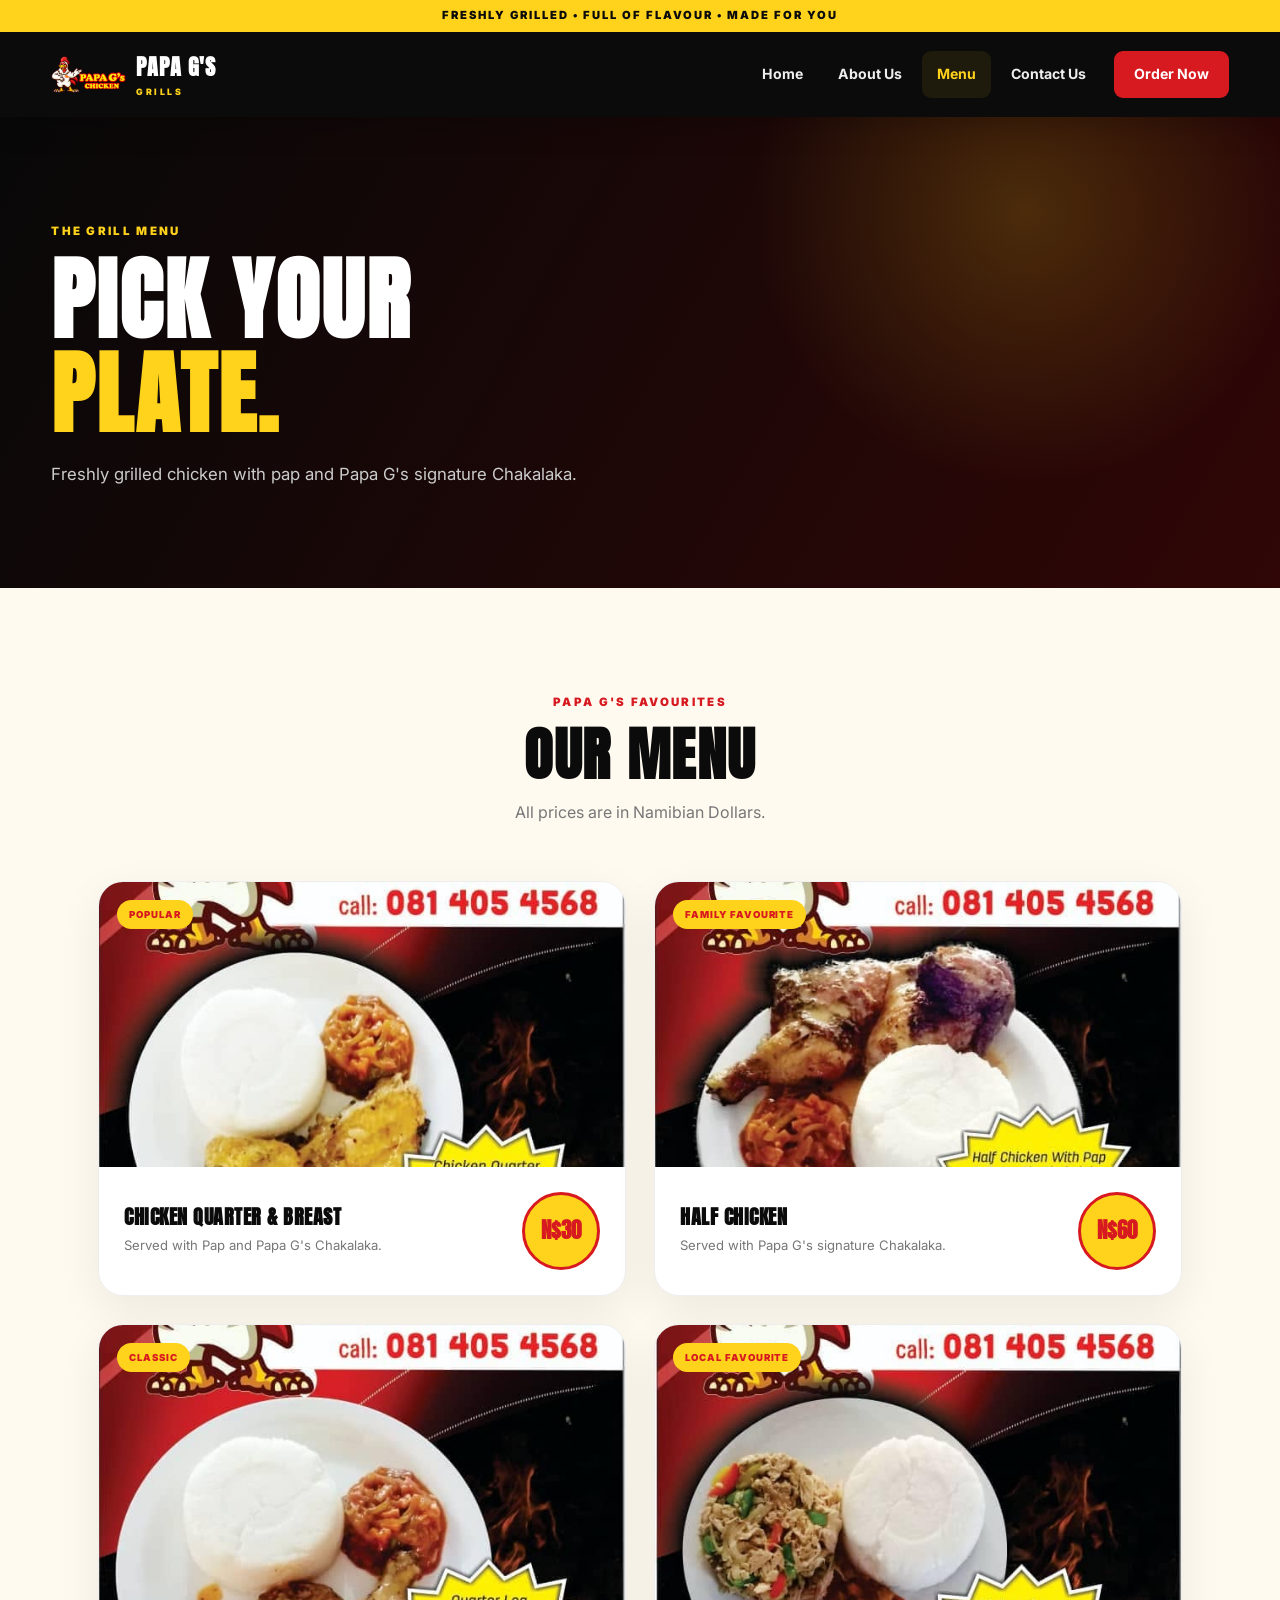
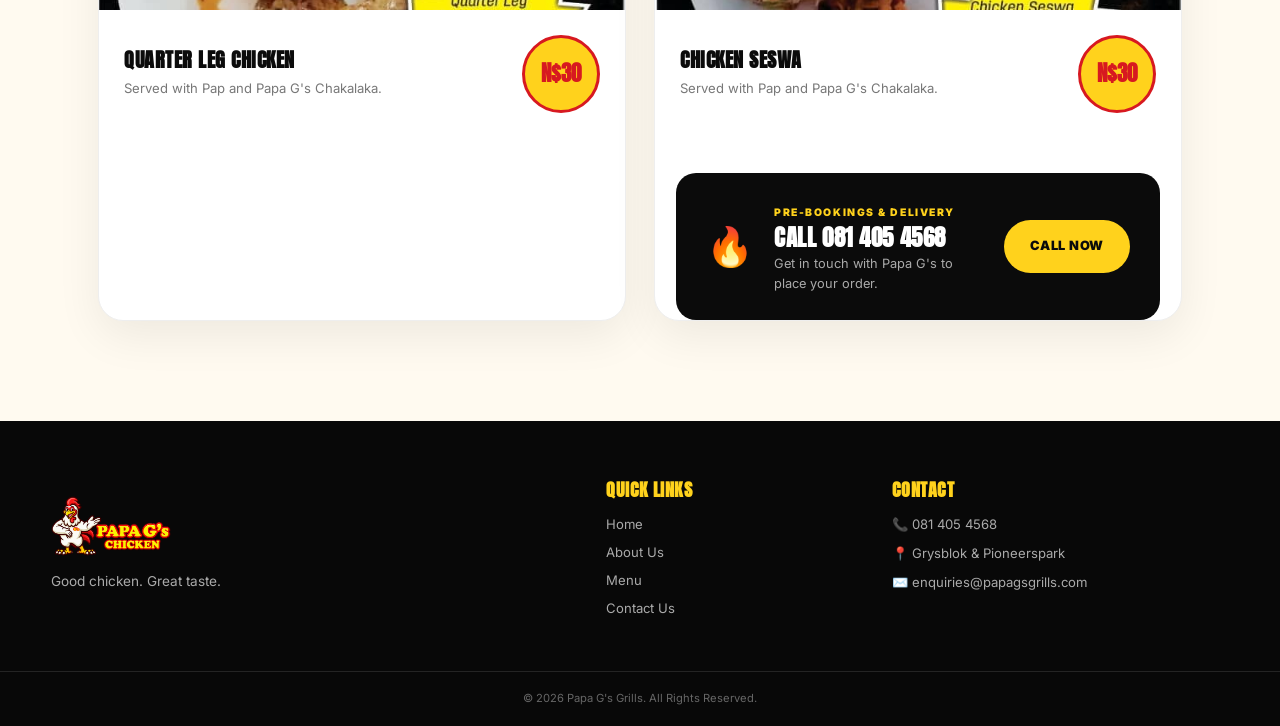
<file: Papa G's Menu.html>
<!DOCTYPE html>
<html lang="en">

<head>

    <meta charset="UTF-8">

    <meta
        name="viewport"
        content="width=device-width, initial-scale=1.0"
    >

    <title>Papa G's Grills | Menu</title>

    <link
        href="https://fonts.googleapis.com/css2?family=Anton&family=Inter:wght@400;500;600;700;800;900&display=swap"
        rel="stylesheet"
    >

    <link rel="stylesheet" href="style.css">

</head>

<body>


<header class="header">

    <div class="top-bar">
        FRESHLY GRILLED • FULL OF FLAVOUR • MADE FOR YOU
    </div>

    <nav class="navbar">

        <a href="Papa G's Webpage.html" class="logo">

            <img
                src="Papa G's Logo.png"
                alt="Papa G's Chicken Logo"
            >

            <div class="logo-text">

                <strong>PAPA G'S</strong>

                <span>
                    GRILLS
                </span>

            </div>

        </a>


        <button
            class="menu-toggle"
            id="menuToggle"
        >
            ☰
        </button>


        <div
            class="nav-links"
            id="navLinks"
        >

            <a href="Papa G's Webpage.html">
                Home
            </a>

            <a href="Papa G's About us.html">
                About Us
            </a>

            <a href="Papa G's Menu.html" class="active">
                Menu
            </a>

            <a href="Papa G's Contact us.html">
                Contact Us
            </a>

            <a href="Papa G's Contact us.html" class="nav-button">
                Order Now
            </a>

        </div>

    </nav>

</header>


<!-- PAGE HERO -->

<section class="page-hero menu-page-hero">

    <div class="page-hero-inner">

        <span class="eyebrow">
            THE GRILL MENU
        </span>

        <h1>
            PICK YOUR
            <span>PLATE.</span>
        </h1>

        <p>
            Freshly grilled chicken with pap and
            Papa G's signature Chakalaka.
        </p>

    </div>

</section>


<!-- MENU -->

<section class="section">

    <div class="section-heading">

        <span class="eyebrow">
            PAPA G'S FAVOURITES
        </span>

        <h2>
            OUR MENU
        </h2>

        <p>
            All prices are in Namibian Dollars.
        </p>

    </div>


    <div class="menu-grid">


        <!-- ITEM 1 -->

        <article class="menu-card">

            <div class="menu-image">

                <img
                    src="Papa G's CQB.jpg"
                    alt="Chicken Quarter and Breast"
                >

                <span class="menu-label">
                    POPULAR
                </span>

            </div>


            <div class="menu-content">

                <div>

                    <h3>
                        CHICKEN QUARTER & BREAST
                    </h3>

                    <p>
                        Served with Pap and
                        Papa G's Chakalaka.
                    </p>

                </div>

                <strong class="price">
                    N$30
                </strong>

            </div>

        </article>


        <!-- ITEM 2 -->

        <article class="menu-card">

            <div class="menu-image">

                <img
                    src="Papa G's HCP.jpg"
                    alt="Half Chicken"
                >

                <span class="menu-label">
                    FAMILY FAVOURITE
                </span>

            </div>


            <div class="menu-content">

                <div>

                    <h3>
                        HALF CHICKEN
                    </h3>

                    <p>
                        Served with Papa G's
                        signature Chakalaka.
                    </p>

                </div>

                <strong class="price">
                    N$60
                </strong>

            </div>

        </article>


        <!-- ITEM 3 -->

        <article class="menu-card">

            <div class="menu-image">

                <img
                    src="Papa G's QLP.jpg"
                    alt="Quarter Leg Chicken"
                >

                <span class="menu-label">
                    CLASSIC
                </span>

            </div>


            <div class="menu-content">

                <div>

                    <h3>
                        QUARTER LEG CHICKEN
                    </h3>

                    <p>
                        Served with Pap and
                        Papa G's Chakalaka.
                    </p>

                </div>

                <strong class="price">
                    N$30
                </strong>

            </div>

        </article>


        <!-- ITEM 4 -->

        <article class="menu-card">

            <div class="menu-image">

                <img
                    src="Papa G's CSP.jpg"
                    alt="Chicken Seswa"
                >

                <span class="menu-label">
                    LOCAL FAVOURITE
                </span>

            </div>


            <div class="menu-content">

                <div>

                    <h3>
                        CHICKEN SESWA
                    </h3>

                    <p>
                        Served with Pap and
                        Papa G's Chakalaka.
                    </p>

                </div>

                <strong class="price">
                    N$30
                </strong>

            </div>


    <!-- ORDER BOX -->

    <div class="order-box">

        <div class="order-icon">
            🔥
        </div>

        <div>

            <span>
                PRE-BOOKINGS & DELIVERY
            </span>

            <h3>
                CALL 081 405 4568
            </h3>

            <p>
                Get in touch with Papa G's
                to place your order.
            </p>

        </div>

        <a
            href="tel:0814054568"
            class="btn btn-yellow"
        >
            CALL NOW
        </a>

    </div>

</section>


<footer class="footer">

    <div class="footer-content">

        <div class="footer-brand">

            <img
                src="Papa G's Logo.png"
                alt="Papa G's Logo"
            >

            <p>
                Good chicken.
                Great taste.
            </p>

        </div>


        <div class="footer-column">

            <h3>QUICK LINKS</h3>

            <a href="Papa G's Webpage.html">Home</a>
            <a href="Papa G's About us.html">About Us</a>
            <a href="Papa G's Menu.html">Menu</a>
            <a href="Papa G's Contact us.html">Contact Us</a>

        </div>


        <div class="footer-column">

            <h3>CONTACT</h3>

            <p>📞 081 405 4568</p>
            <p>📍 Grysblok & Pioneerspark</p>
            <p>✉️ enquiries@papagsgrills.com</p>

        </div>

    </div>


    <div class="copyright">

        © 2026 Papa G's Grills.
        All Rights Reserved.

    </div>

</footer>


<script src="script.js"></script>

</body>
</html>
</file>
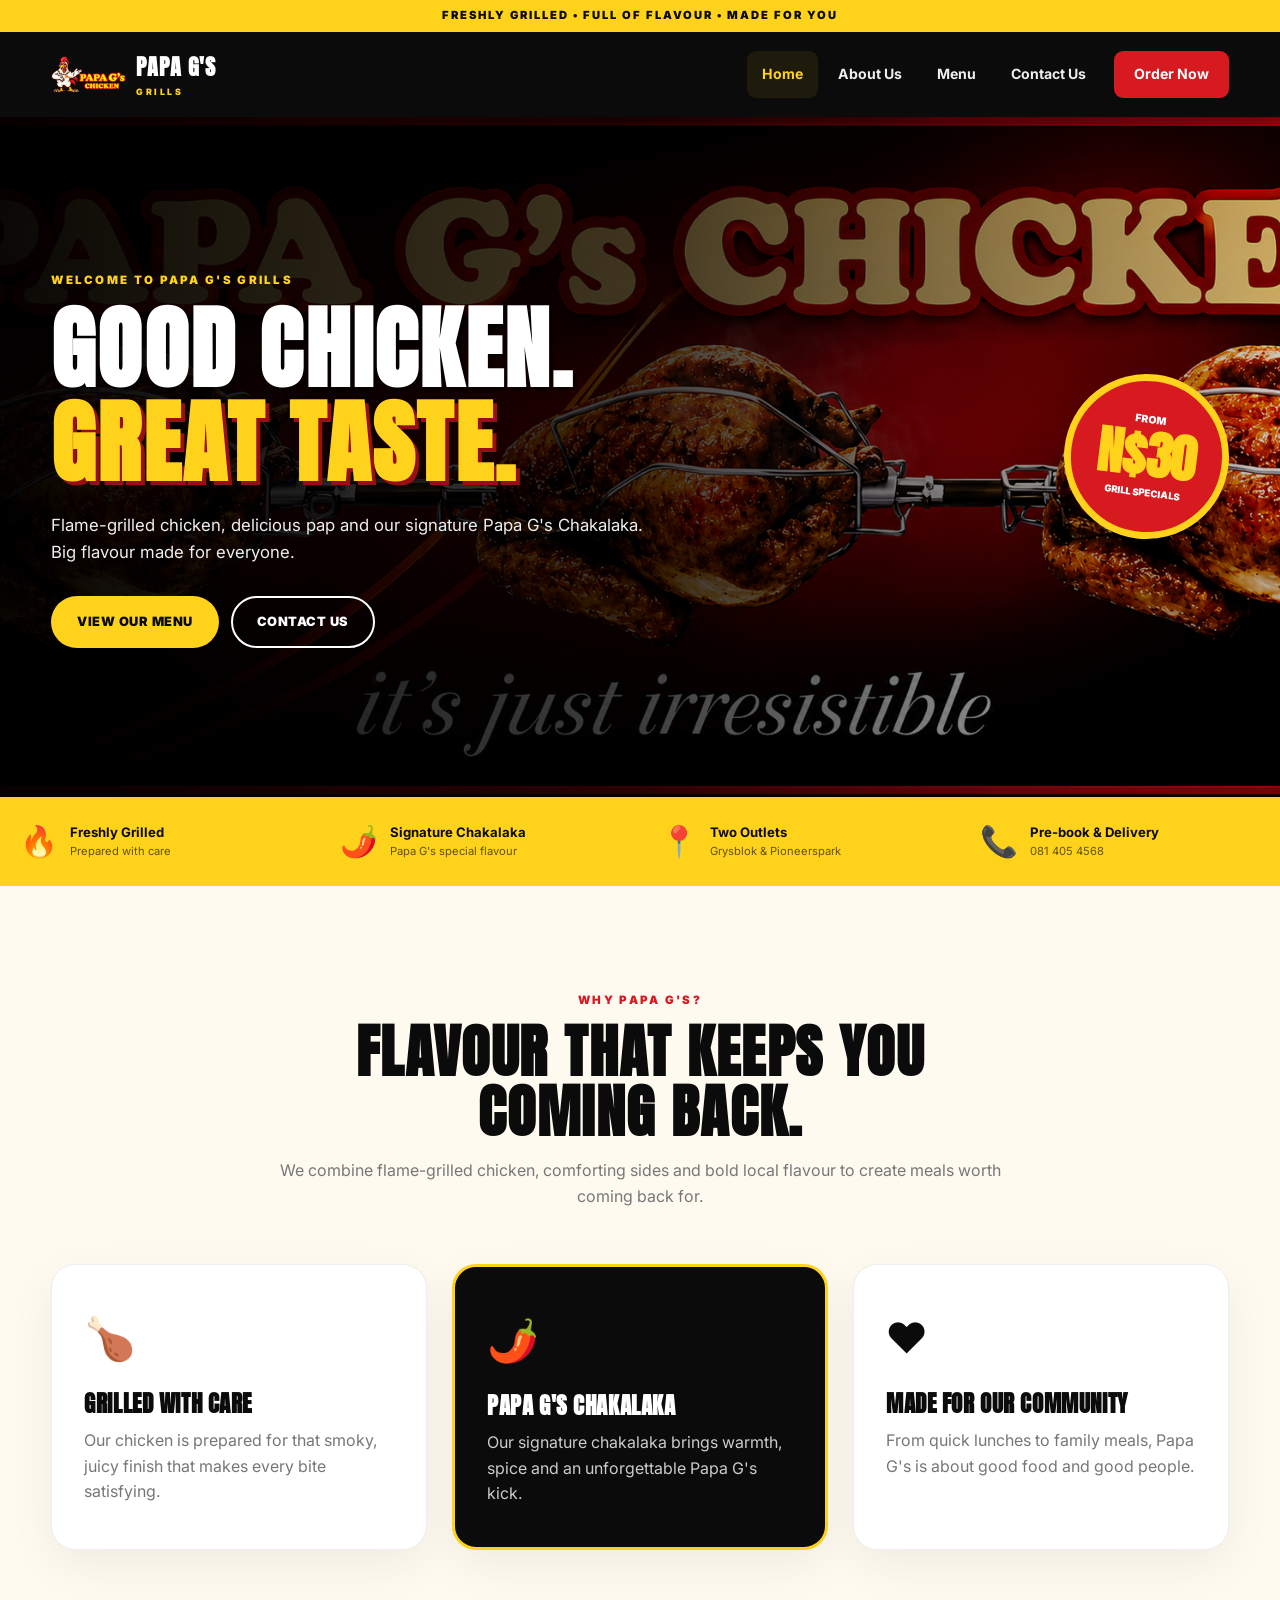
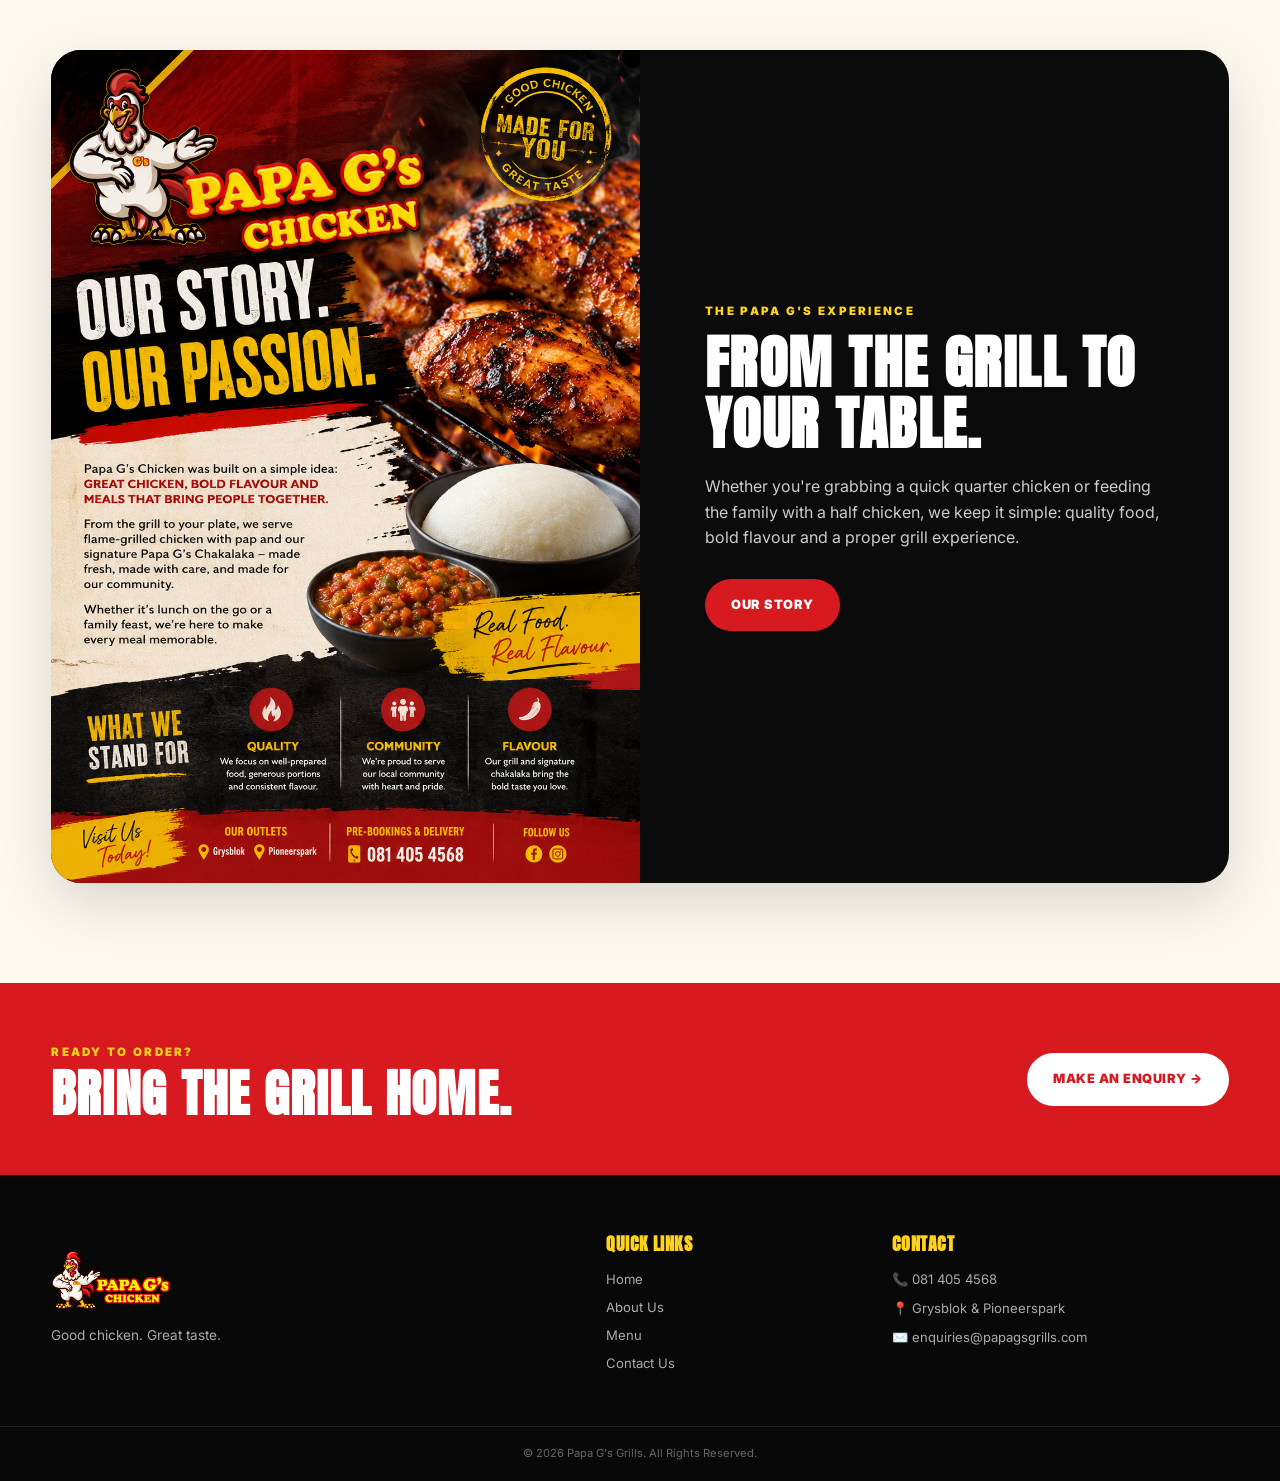
<file: Papa G's Webpage.html>
<!DOCTYPE html>
<html lang="en">

<head>
    <meta charset="UTF-8">
    <meta name="viewport" content="width=device-width, initial-scale=1.0">

    <title>Papa G's Grills | Home</title>

    <meta
        name="description"
        content="Papa G's Grills - delicious grilled chicken, pap and our signature Papa G's Chakalaka."
    >

    <link rel="preconnect" href="https://fonts.googleapis.com">
    <link rel="preconnect" href="https://fonts.gstatic.com" crossorigin>

    <link
        href="https://fonts.googleapis.com/css2?family=Anton&family=Inter:wght@400;500;600;700;800;900&display=swap"
        rel="stylesheet"
    >

    <link rel="stylesheet" href="style.css">
</head>

<body>

<!-- ================= HEADER ================= -->

<header class="header">

    <div class="top-bar">
        FRESHLY GRILLED • FULL OF FLAVOUR • MADE FOR YOU
    </div>

    <nav class="navbar">

        <a href="Papa G's Webpage.html" class="logo">

            <img
                src="Papa G's Logo.png"
                alt="Papa G's Chicken Logo"
            >

            <div class="logo-text">
                <strong>PAPA G'S</strong>
                <span>GRILLS</span>
            </div>

        </a>


        <button
            class="menu-toggle"
            id="menuToggle"
            aria-label="Open navigation"
        >
            ☰
        </button>


        <div class="nav-links" id="navLinks">

            <a href="Papa G's Webpage.html" class="active">
                Home
            </a>

            <a href="Papa G's About us.html">
                About Us
            </a>

            <a href="Papa G's Menu.html">
                Menu
            </a>

            <a href="Papa G's Contact us.html">
                Contact Us
            </a>

            <a href="Papa G's Contact us.html" class="nav-button">
                Order Now
            </a>

        </div>

    </nav>

</header>


<!-- ================= HERO ================= -->

<section class="hero">

    <div class="hero-overlay"></div>

    <div class="hero-content">

        <div class="hero-text">

            <span class="eyebrow">
                WELCOME TO PAPA G'S GRILLS
            </span>

            <h1>
                GOOD CHICKEN.
                <span>GREAT TASTE.</span>
            </h1>

            <p>
                Flame-grilled chicken, delicious pap and our
                signature Papa G's Chakalaka.
                Big flavour made for everyone.
            </p>

            <div class="hero-buttons">

                <a href="Papa G's Menu.html" class="btn btn-yellow">
                    VIEW OUR MENU
                </a>

                <a href="Papa G's Contact us.html" class="btn btn-outline">
                    CONTACT US
                </a>

            </div>

        </div>


        <div class="price-badge">

            <small>FROM</small>

            <strong>N$30</strong>

            <span>GRILL SPECIALS</span>

        </div>

    </div>

</section>


<!-- ================= QUICK INFO ================= -->

<section class="quick-info">

    <div class="quick-item">

        <div class="quick-icon">
            🔥
        </div>

        <div>
            <strong>Freshly Grilled</strong>
            <span>Prepared with care</span>
        </div>

    </div>


    <div class="quick-item">

        <div class="quick-icon">
            🌶️
        </div>

        <div>
            <strong>Signature Chakalaka</strong>
            <span>Papa G's special flavour</span>
        </div>

    </div>


    <div class="quick-item">

        <div class="quick-icon">
            📍
        </div>

        <div>
            <strong>Two Outlets</strong>
            <span>Grysblok & Pioneerspark</span>
        </div>

    </div>


    <div class="quick-item">

        <div class="quick-icon">
            📞
        </div>

        <div>
            <strong>Pre-book & Delivery</strong>
            <span>081 405 4568</span>
        </div>

    </div>

</section>


<!-- ================= INTRO ================= -->

<section class="section">

    <div class="section-heading">

        <span class="eyebrow">
            WHY PAPA G'S?
        </span>

        <h2>
            FLAVOUR THAT KEEPS
            YOU COMING BACK.
        </h2>

        <p>
            We combine flame-grilled chicken,
            comforting sides and bold local flavour
            to create meals worth coming back for.
        </p>

    </div>


    <div class="features">

        <article class="feature-card">

            <div class="feature-icon">
                🍗
            </div>

            <h3>
                GRILLED WITH CARE
            </h3>

            <p>
                Our chicken is prepared for that
                smoky, juicy finish that makes every
                bite satisfying.
            </p>

        </article>


        <article class="feature-card feature-highlight">

            <div class="feature-icon">
                🌶️
            </div>

            <h3>
                PAPA G'S CHAKALAKA
            </h3>

            <p>
                Our signature chakalaka brings
                warmth, spice and an unforgettable
                Papa G's kick.
            </p>

        </article>


        <article class="feature-card">

            <div class="feature-icon">
                ❤️
            </div>

            <h3>
                MADE FOR OUR COMMUNITY
            </h3>

            <p>
                From quick lunches to family meals,
                Papa G's is about good food and
                good people.
            </p>

        </article>

    </div>

</section>


<!-- ================= PROMO ================= -->

<section class="home-promo">

    <div class="promo-image">

        <img
            src="Papa G's AU img.png"
            alt="Papa G's grilled chicken"
        >

    </div>


    <div class="promo-content">

        <span class="eyebrow">
            THE PAPA G'S EXPERIENCE
        </span>

        <h2>
            FROM THE GRILL
            TO YOUR TABLE.
        </h2>

        <p>
            Whether you're grabbing a quick quarter
            chicken or feeding the family with a
            half chicken, we keep it simple:
            quality food, bold flavour and a proper
            grill experience.
        </p>

        <a href="Papa G's About us.html" class="btn btn-red">
            OUR STORY
        </a>

    </div>

</section>


<!-- ================= CTA ================= -->

<section class="cta">

    <div class="cta-inner">

        <div>

            <span class="eyebrow">
                READY TO ORDER?
            </span>

            <h2>
                BRING THE GRILL HOME.
            </h2>

        </div>

        <a href="Papa G's Contact us.html" class="btn btn-white">
            MAKE AN ENQUIRY →
        </a>

    </div>

</section>


<!-- ================= FOOTER ================= -->

<footer class="footer">

    <div class="footer-content">

        <div class="footer-brand">

            <img
                src="Papa G's Logo.png"
                alt="Papa G's Logo"
            >

            <p>
                Good chicken.
                Great taste.
            </p>

        </div>


        <div class="footer-column">

            <h3>QUICK LINKS</h3>

            <a href="Papa G's Webpage.html">Home</a>
            <a href="Papa G's About us.html">About Us</a>
            <a href="Papa G's Menu.html">Menu</a>
            <a href="Papa G's Contact us.html">Contact Us</a>

        </div>


        <div class="footer-column">

            <h3>CONTACT</h3>

            <p>📞 081 405 4568</p>
            <p>📍 Grysblok & Pioneerspark</p>
            <p>✉️ enquiries@papagsgrills.com</p>

        </div>

    </div>


    <div class="copyright">

        © 2026 Papa G's Grills.
        All Rights Reserved.

    </div>

</footer>


<script src="script.js"></script>

</body>
</html>
</file>
<file: style.css>
/* =========================================================
   PAPA G'S GRILLS
   MAIN STYLESHEET
========================================================= */

:root {

    --red: #d71920;
    --dark-red: #970f15;

    --yellow: #ffd21c;
    --yellow-light: #fff1a6;

    --black: #0b0b0b;
    --dark: #151515;

    --white: #ffffff;
    --cream: #fffaf0;

    --grey: #777777;
    --light-grey: #eeeeee;

    --shadow:
        0 20px 60px rgba(0, 0, 0, .15);

    --radius: 24px;

}


/* =========================================================
   RESET
========================================================= */

* {

    margin: 0;
    padding: 0;

    box-sizing: border-box;

}


html {

    scroll-behavior: smooth;

}


body {

    font-family:
        Inter,
        Arial,
        sans-serif;

    background: var(--cream);

    color: var(--black);

    line-height: 1.6;

}


img {

    display: block;

    max-width: 100%;

}


a {

    text-decoration: none;

    color: inherit;

}


button,
input,
textarea,
select {

    font-family: inherit;

}


/* =========================================================
   CONTAINER
========================================================= */

.section {

    width: min(1180px, 92%);

    margin: auto;

    padding: 100px 0;

}


/* =========================================================
   HEADER
========================================================= */

.header {

    position: sticky;

    top: 0;

    z-index: 999;

    background: var(--black);

    box-shadow:
        0 4px 30px rgba(0,0,0,.25);

}


.top-bar {

    background: var(--yellow);

    color: var(--black);

    text-align: center;

    font-size: .7rem;

    font-weight: 900;

    letter-spacing: .18em;

    padding: 7px;

}


.navbar {

    width: min(1180px, 92%);

    margin: auto;

    min-height: 85px;

    display: flex;

    align-items: center;

    justify-content: space-between;

}


.logo {

    display: flex;

    align-items: center;

    gap: 10px;

    color: white;

}


.logo img {

    width: 75px;

    height: 68px;

    object-fit: contain;

}


.logo-text {

    display: flex;

    flex-direction: column;

    font-family: Anton, sans-serif;

}


.logo-text strong {

    font-size: 1.35rem;

    letter-spacing: .04em;

}


.logo-text span {

    color: var(--yellow);

    font-family: Inter, sans-serif;

    font-size: .55rem;

    font-weight: 900;

    letter-spacing: .28em;

}


.nav-links {

    display: flex;

    align-items: center;

    gap: 5px;

}


.nav-links a {

    color: #eeeeee;

    font-size: .88rem;

    font-weight: 700;

    padding: 12px 15px;

    border-radius: 9px;

    transition: .25s;

}


.nav-links a:hover,
.nav-links a.active {

    color: var(--yellow);

    background:
        rgba(255,210,28,.08);

}


.nav-links .nav-button {

    background: var(--red);

    color: white;

    padding: 12px 20px;

    margin-left: 8px;

}


.nav-links .nav-button:hover {

    background: var(--yellow);

    color: var(--black);

}


.menu-toggle {

    display: none;

    border: none;

    background: transparent;

    color: white;

    font-size: 1.8rem;

    cursor: pointer;

}


/* =========================================================
   TYPOGRAPHY
========================================================= */

h1,
h2,
h3 {

    font-family:
        Anton,
        Impact,
        sans-serif;

    line-height: 1.05;

    letter-spacing: .025em;

}


h1 {

    font-size:
        clamp(3.4rem, 7vw, 7rem);

}


h2 {

    font-size:
        clamp(2.3rem, 4.5vw, 4.2rem);

}


h3 {

    font-size: 1.45rem;

}


.eyebrow {

    display: inline-block;

    color: var(--red);

    font-size: .72rem;

    font-weight: 900;

    letter-spacing: .2em;

    margin-bottom: 13px;

}


/* =========================================================
   BUTTONS
========================================================= */

.btn {

    display: inline-flex;

    align-items: center;

    justify-content: center;

    gap: 10px;

    border-radius: 999px;

    padding: 14px 24px;

    font-size: .8rem;

    font-weight: 900;

    letter-spacing: .04em;

    border: 2px solid transparent;

    transition: .25s;

}


.btn:hover {

    transform: translateY(-3px);

}


.btn-yellow {

    background: var(--yellow);

    color: var(--black);

}


.btn-yellow:hover {

    background: white;

}


.btn-red {

    background: var(--red);

    color: white;

}


.btn-red:hover {

    background: var(--dark-red);

}


.btn-outline {

    border-color: white;

    color: white;

}


.btn-outline:hover {

    background: white;

    color: var(--black);

}


.btn-white {

    background: white;

    color: var(--red);

}


.btn-white:hover {

    background: var(--yellow);

    color: var(--black);

}


/* =========================================================
   HERO
========================================================= */

.hero {

    min-height: 680px;

    position: relative;

    background-image:
        url("Papa G's Banner.png");

    background-size: cover;

    background-position: center;

    display: flex;

    align-items: center;

}


.hero-overlay {

    position: absolute;

    inset: 0;

    background:
        linear-gradient(
            90deg,
            rgba(0,0,0,.96),
            rgba(0,0,0,.75) 50%,
            rgba(0,0,0,.2)
        );

}


.hero-content {

    width: min(1180px, 92%);

    margin: auto;

    position: relative;

    z-index: 2;

    color: white;

    display: flex;

    justify-content: space-between;

    align-items: center;

    gap: 50px;

}


.hero-text {

    max-width: 750px;

}


.hero .eyebrow {

    color: var(--yellow);

}


.hero h1 {

    margin-bottom: 22px;

    text-shadow:
        4px 4px 0 rgba(0,0,0,.35);

}


.hero h1 span {

    color: var(--yellow);

    display: block;

    text-shadow:
        4px 4px 0 var(--dark-red);

}


.hero-text p {

    max-width: 600px;

    color: #eeeeee;

    font-size: 1.05rem;

    margin-bottom: 30px;

}


.hero-buttons {

    display: flex;

    gap: 12px;

    flex-wrap: wrap;

}


.price-badge {

    width: 165px;

    height: 165px;

    flex-shrink: 0;

    border-radius: 50%;

    background: var(--red);

    border: 7px solid var(--yellow);

    display: flex;

    flex-direction: column;

    justify-content: center;

    align-items: center;

    transform: rotate(7deg);

    box-shadow: var(--shadow);

}


.price-badge small {

    font-size: .65rem;

    font-weight: 900;

}


.price-badge strong {

    font-family: Anton, sans-serif;

    font-size: 3.2rem;

    color: var(--yellow);

    line-height: 1;

}


.price-badge span {

    font-size: .6rem;

    font-weight: 900;

    margin-top: 5px;

}


/* =========================================================
   QUICK INFO
========================================================= */

.quick-info {

    display: grid;

    grid-template-columns:
        repeat(4, 1fr);

    background: var(--yellow);

}


.quick-item {

    padding: 20px;

    display: flex;

    gap: 12px;

    align-items: center;

}


.quick-icon {

    font-size: 1.9rem;

}


.quick-item strong {

    display: block;

    font-size: .82rem;

}


.quick-item span {

    display: block;

    color: #625300;

    font-size: .7rem;

}


/* =========================================================
   SECTION HEADING
========================================================= */

.section-heading {

    max-width: 750px;

    margin: 0 auto 55px;

    text-align: center;

}


.section-heading h2 {

    margin-bottom: 15px;

}


.section-heading p {

    color: var(--grey);

}


/* =========================================================
   FEATURES
========================================================= */

.features {

    display: grid;

    grid-template-columns:
        repeat(3, 1fr);

    gap: 25px;

}


.feature-card {

    background: white;

    padding: 40px 32px;

    border-radius: var(--radius);

    border: 1px solid #eeeeee;

    box-shadow:
        0 15px 45px rgba(0,0,0,.06);

    transition: .25s;

}


.feature-card:hover {

    transform: translateY(-7px);

}


.feature-card.feature-highlight {

    background: var(--black);

    color: white;

    border:
        3px solid var(--yellow);

    transform:
        translateY(-15px);

}


.feature-card.feature-highlight:hover {

    transform:
        translateY(-21px);

}


.feature-icon {

    font-size: 2.6rem;

    margin-bottom: 20px;

}


.feature-card h3 {

    margin-bottom: 12px;

}


.feature-card p {

    color: var(--grey);

}


.feature-highlight p {

    color: #cccccc;

}


/* =========================================================
   HOME PROMO
========================================================= */

.home-promo {

    width: min(1180px, 92%);

    margin: 0 auto 100px;

    display: grid;

    grid-template-columns:
        1fr 1fr;

    background: var(--black);

    color: white;

    border-radius: 30px;

    overflow: hidden;

    box-shadow: var(--shadow);

}


.promo-image img {

    width: 100%;

    height: 100%;

    min-height: 450px;

    object-fit: cover;

}


.promo-content {

    padding: 65px;

    display: flex;

    flex-direction: column;

    justify-content: center;

    align-items: flex-start;

}


.promo-content .eyebrow {

    color: var(--yellow);

}


.promo-content h2 {

    margin-bottom: 20px;

}


.promo-content p {

    color: #cccccc;

    margin-bottom: 28px;

}


/* =========================================================
   CTA
========================================================= */

.cta {

    background: var(--red);

    color: white;

    padding: 55px 0;

}


.cta-inner {

    width: min(1180px, 92%);

    margin: auto;

    display: flex;

    justify-content: space-between;

    align-items: center;

    gap: 30px;

}


.cta .eyebrow {

    color: var(--yellow);

    margin-bottom: 5px;

}


.cta h2 {

    font-size:
        clamp(2rem, 4vw, 3.5rem);

}


/* =========================================================
   PAGE HERO
========================================================= */

.page-hero {

    background:
        radial-gradient(
            circle at 80% 20%,
            rgba(255,210,28,.18),
            transparent 25%
        ),
        linear-gradient(
            120deg,
            #080808,
            #300606
        );

    color: white;

    padding: 100px 0;

    overflow: hidden;

}


.page-hero-inner {

    width: min(1180px, 92%);

    margin: auto;

}


.page-hero .eyebrow {

    color: var(--yellow);

}


.page-hero h1 span {

    color: var(--yellow);

    display: block;

}


.page-hero p {

    color: #cccccc;

    max-width: 620px;

    margin-top: 20px;

    font-size: 1.05rem;

}


/* =========================================================
   ABOUT
========================================================= */

.about-section {

    display: grid;

    grid-template-columns:
        1fr 1fr;

    gap: 75px;

    align-items: center;

}


.about-image {

    position: relative;

}


.about-image img {

    width: 100%;

    height: 540px;

    object-fit: cover;

    border-radius: 30px;

    box-shadow: var(--shadow);

}


.stamp {

    position: absolute;

    bottom: 30px;

    right: -20px;

    background: var(--yellow);

    color: var(--red);

    border: 5px solid var(--red);

    padding: 20px 27px;

    text-align: center;

    font-family: Anton, sans-serif;

    font-size: 1.5rem;

    transform: rotate(-5deg);

}


.stamp small {

    display: block;

    font-family: Inter, sans-serif;

    font-size: .6rem;

    letter-spacing: .2em;

}


.about-text h2 {

    margin-bottom: 22px;

}


.about-text p {

    color: var(--grey);

    margin-bottom: 15px;

}


.stats {

    display: grid;

    grid-template-columns:
        repeat(3, 1fr);

    gap: 12px;

    margin-top: 30px;

}


.stats div {

    text-align: center;

    background: white;

    padding: 18px 10px;

    border-radius: 15px;

    border: 1px solid #eeeeee;

}


.stats strong {

    display: block;

    color: var(--red);

    font-family: Anton, sans-serif;

    font-size: 2rem;

}


.stats span {

    color: var(--grey);

    font-size: .65rem;

    font-weight: 900;

}


/* =========================================================
   VALUES
========================================================= */

.values {

    background: var(--black);

    color: white;

    padding: 100px 0;

}


.values .section-heading {

    width: min(1180px, 92%);

}


.section-heading.light .eyebrow {

    color: var(--yellow);

}


.values-grid {

    width: min(1180px, 92%);

    margin: auto;

    display: grid;

    grid-template-columns:
        repeat(3, 1fr);

    gap: 30px;

}


.value {

    border-top: 2px solid var(--yellow);

    padding-top: 20px;

}


.value > span {

    color: var(--yellow);

    font-family: Anton, sans-serif;

}


.value h3 {

    margin: 15px 0;

}


.value p {

    color: #bbbbbb;

}


/* =========================================================
   MENU
========================================================= */

.menu-grid {

    width: min(1180px, 92%);

    margin: auto;

    display: grid;

    grid-template-columns:
        repeat(2, 1fr);

    gap: 28px;

}


.menu-card {

    background: white;

    border-radius: 25px;

    overflow: hidden;

    border: 1px solid #eeeeee;

    box-shadow:
        0 15px 45px rgba(0,0,0,.07);

    transition: .25s;

}


.menu-card:hover {

    transform: translateY(-7px);

    box-shadow:
        0 25px 60px rgba(0,0,0,.14);

}


.menu-image {

    position: relative;

}


.menu-image img {

    width: 100%;

    height: 285px;

    object-fit: cover;

}


.menu-label {

    position: absolute;

    left: 18px;

    top: 18px;

    background: var(--yellow);

    color: var(--red);

    padding: 7px 12px;

    border-radius: 50px;

    font-size: .6rem;

    font-weight: 900;

    letter-spacing: .1em;

}


.menu-content {

    display: flex;

    justify-content: space-between;

    align-items: center;

    gap: 20px;

    padding: 25px;

}


.menu-content h3 {

    font-size: 1.25rem;

}


.menu-content p {

    color: var(--grey);

    font-size: .82rem;

    margin-top: 8px;

}


.price {

    min-width: 78px;

    height: 78px;

    border-radius: 50%;

    background: var(--yellow);

    border: 3px solid var(--red);

    color: var(--red);

    display: flex;

    justify-content: center;

    align-items: center;

    font-family: Anton, sans-serif;

    font-size: 1.3rem;

    flex-shrink: 0;

}


/* =========================================================
   ORDER BOX
========================================================= */

.order-box {

    width: min(1180px, 92%);

    margin: 35px auto 0;

    padding: 25px 30px;

    border-radius: 20px;

    background: var(--black);

    color: white;

    display: flex;

    align-items: center;

    gap: 20px;

}


.order-icon {

    font-size: 2.4rem;

}


.order-box > div:nth-child(2) {

    flex: 1;

}


.order-box span {

    color: var(--yellow);

    font-size: .65rem;

    font-weight: 900;

    letter-spacing: .15em;

}


.order-box h3 {

    margin: 3px 0;

}


.order-box p {

    color: #aaa;

    font-size: .8rem;

}


/* =========================================================
   CONTACT
========================================================= */

.contact-section {

    display: grid;

    grid-template-columns:
        .8fr 1.2fr;

    gap: 70px;

    align-items: start;

}


.contact-info h2 {

    margin-bottom: 20px;

}


.contact-intro {

    color: var(--grey);

    margin-bottom: 30px;

}


.contact-details {

    display: flex;

    flex-direction: column;

}


.contact-detail {

    display: flex;

    align-items: center;

    gap: 15px;

    padding: 17px 0;

    border-bottom: 1px solid #dddddd;

}


.contact-icon {

    width: 45px;

    height: 45px;

    border-radius: 50%;

    background: var(--yellow);

    display: flex;

    align-items: center;

    justify-content: center;

}


.contact-detail span {

    display: block;

    color: var(--red);

    font-size: .62rem;

    font-weight: 900;

    letter-spacing: .13em;

}


.contact-detail a,
.contact-detail p {

    color: #555;

    font-size: .88rem;

}


/* =========================================================
   FORM
========================================================= */

.contact-form {

    background: white;

    padding: 40px;

    border-radius: 25px;

    border-top: 6px solid var(--red);

    box-shadow: var(--shadow);

}


.form-header {

    margin-bottom: 25px;

}


.form-header h2 {

    font-size: 2.4rem;

}


.form-row {

    display: grid;

    grid-template-columns:
        1fr 1fr;

    gap: 15px;

}


.form-group {

    margin-bottom: 18px;

}


.form-group label {

    display: block;

    font-size: .75rem;

    font-weight: 900;

    margin-bottom: 7px;

}


.form-group input,
.form-group select,
.form-group textarea {

    width: 100%;

    border: 1px solid #dddddd;

    border-radius: 11px;

    padding: 13px 14px;

    outline: none;

    background: #fff;

    font-size: .9rem;

    transition: .2s;

}


.form-group input:focus,
.form-group select:focus,
.form-group textarea:focus {

    border-color: var(--red);

    box-shadow:
        0 0 0 4px
        rgba(215,25,32,.08);

}


.form-group textarea {

    resize: vertical;

}


.submit-button {

    width: 100%;

    cursor: pointer;

    border: none;

}


.form-message {

    margin-top: 15px;

    display: none;

    padding: 12px;

    border-radius: 10px;

    font-size: .82rem;

    font-weight: 700;

}


.form-message.success {

    display: block;

    background: #e7f7e9;

    color: #21712a;

}


.form-message.error {

    display: block;

    background: #ffe9e9;

    color: #a31515;

}


/* =========================================================
   LOCATION
========================================================= */

.location-section {

    min-height: 400px;

    background:

        linear-gradient(
            rgba(0,0,0,.8),
            rgba(0,0,0,.8)
        ),

        url("../images/hero-chicken.jpg")
        center / cover;

    display: flex;

    align-items: center;

    justify-content: center;

    text-align: center;

    color: white;

    padding: 50px 20px;

}


.location-box {

    max-width: 700px;

}


.location-box .eyebrow {

    color: var(--yellow);

}


.location-box h2 {

    font-size:
        clamp(2.5rem, 6vw, 5rem);

}


.location-box h2 span {

    color: var(--yellow);

    display: block;

}


.location-box p {

    color: #ddd;

    margin: 20px auto 25px;

}


/* =========================================================
   FOOTER
========================================================= */

.footer {

    background: #080808;

    color: white;

}


.footer-content {

    width: min(1180px, 92%);

    margin: auto;

    padding: 60px 0 45px;

    display: grid;

    grid-template-columns:
        1.5fr .7fr 1fr;

    gap: 50px;

}


.footer-brand img {

    width: 120px;

    height: 90px;

    object-fit: contain;

}


.footer-brand p {

    color: #aaa;

    font-size: .85rem;

}


.footer-column h3 {

    color: var(--yellow);

    font-size: 1.1rem;

    margin-bottom: 15px;

}


.footer-column a {

    display: block;

    color: #aaa;

    font-size: .82rem;

    margin: 7px 0;

}


.footer-column a:hover {

    color: var(--yellow);

}


.footer-column p {

    color: #aaa;

    font-size: .82rem;

    margin: 8px 0;

}


.copyright {

    border-top: 1px solid #242424;

    text-align: center;

    color: #666;

    font-size: .7rem;

    padding: 18px;

}


/* =========================================================
   RESPONSIVE
========================================================= */

@media (max-width: 950px) {

    .menu-toggle {

        display: block;

    }


    .nav-links {

        position: absolute;

        left: 0;

        right: 0;

        top: 100%;

        background: var(--black);

        display: none;

        flex-direction: column;

        align-items: stretch;

        padding: 15px 4%;

        border-top: 1px solid #222;

    }


    .nav-links.open {

        display: flex;

    }


    .nav-links a {

        padding: 14px;

    }


    .nav-links .nav-button {

        margin: 5px 0;

        text-align: center;

    }


    .quick-info {

        grid-template-columns:
            repeat(2, 1fr);

    }


    .features {

        grid-template-columns: 1fr;

    }


    .feature-card.feature-highlight {

        transform: none;

    }


    .about-section,
    .contact-section {

        grid-template-columns: 1fr;

    }


    .home-promo {

        grid-template-columns: 1fr;

    }


    .promo-image img {

        height: 350px;

        min-height: auto;

    }


    .values-grid {

        grid-template-columns: 1fr;

    }


    .menu-grid {

        grid-template-columns: 1fr;

    }


    .footer-content {

        grid-template-columns:
            1fr 1fr;

    }

}


@media (max-width: 600px) {

    .top-bar {

        font-size: .55rem;

    }


    .navbar {

        min-height: 75px;

    }


    .logo img {

        width: 62px;

        height: 58px;

    }


    .logo-text strong {

        font-size: 1rem;

    }


    .hero {

        min-height: 600px;

    }


    .hero-content {

        align-items: flex-end;

    }


    .hero h1 {

        font-size: 3.5rem;

    }


    .price-badge {

        display: none;

    }


    .hero-text p {

        font-size: .9rem;

    }


    .quick-info {

        grid-template-columns: 1fr;

    }


    .section {

        padding: 70px 0;

    }


    .section-heading {

        margin-bottom: 35px;

    }


    .about-image img {

        height: 330px;

    }


    .stamp {

        right: 10px;

        bottom: 15px;

    }


    .stats {

        grid-template-columns: 1fr;

    }


    .promo-content {

        padding: 40px 25px;

    }


    .cta-inner {

        flex-direction: column;

        align-items: flex-start;

    }


    .page-hero {

        padding: 75px 0;

    }


    .page-hero h1 {

        font-size: 3.5rem;

    }


    .menu-image img {

        height: 230px;

    }


    .menu-content {

        padding: 20px;

    }


    .price {

        width: 68px;

        min-width: 68px;

        height: 68px;

        font-size: 1.1rem;

    }


    .order-box {

        flex-direction: column;

        align-items: flex-start;

    }


    .form-row {

        grid-template-columns: 1fr;

    }


    .contact-form {

        padding: 25px 20px;

    }


    .footer-content {

        grid-template-columns: 1fr;

    }

}

/* =========================================================
   JAVASCRIPT REVEAL ANIMATION
========================================================= */

.reveal {

    opacity: 0;

    transform:
        translateY(25px);

    transition:
        opacity .7s ease,
        transform .7s ease;

}


.reveal.visible {

    opacity: 1;

    transform:
        translateY(0);

}
</file>
